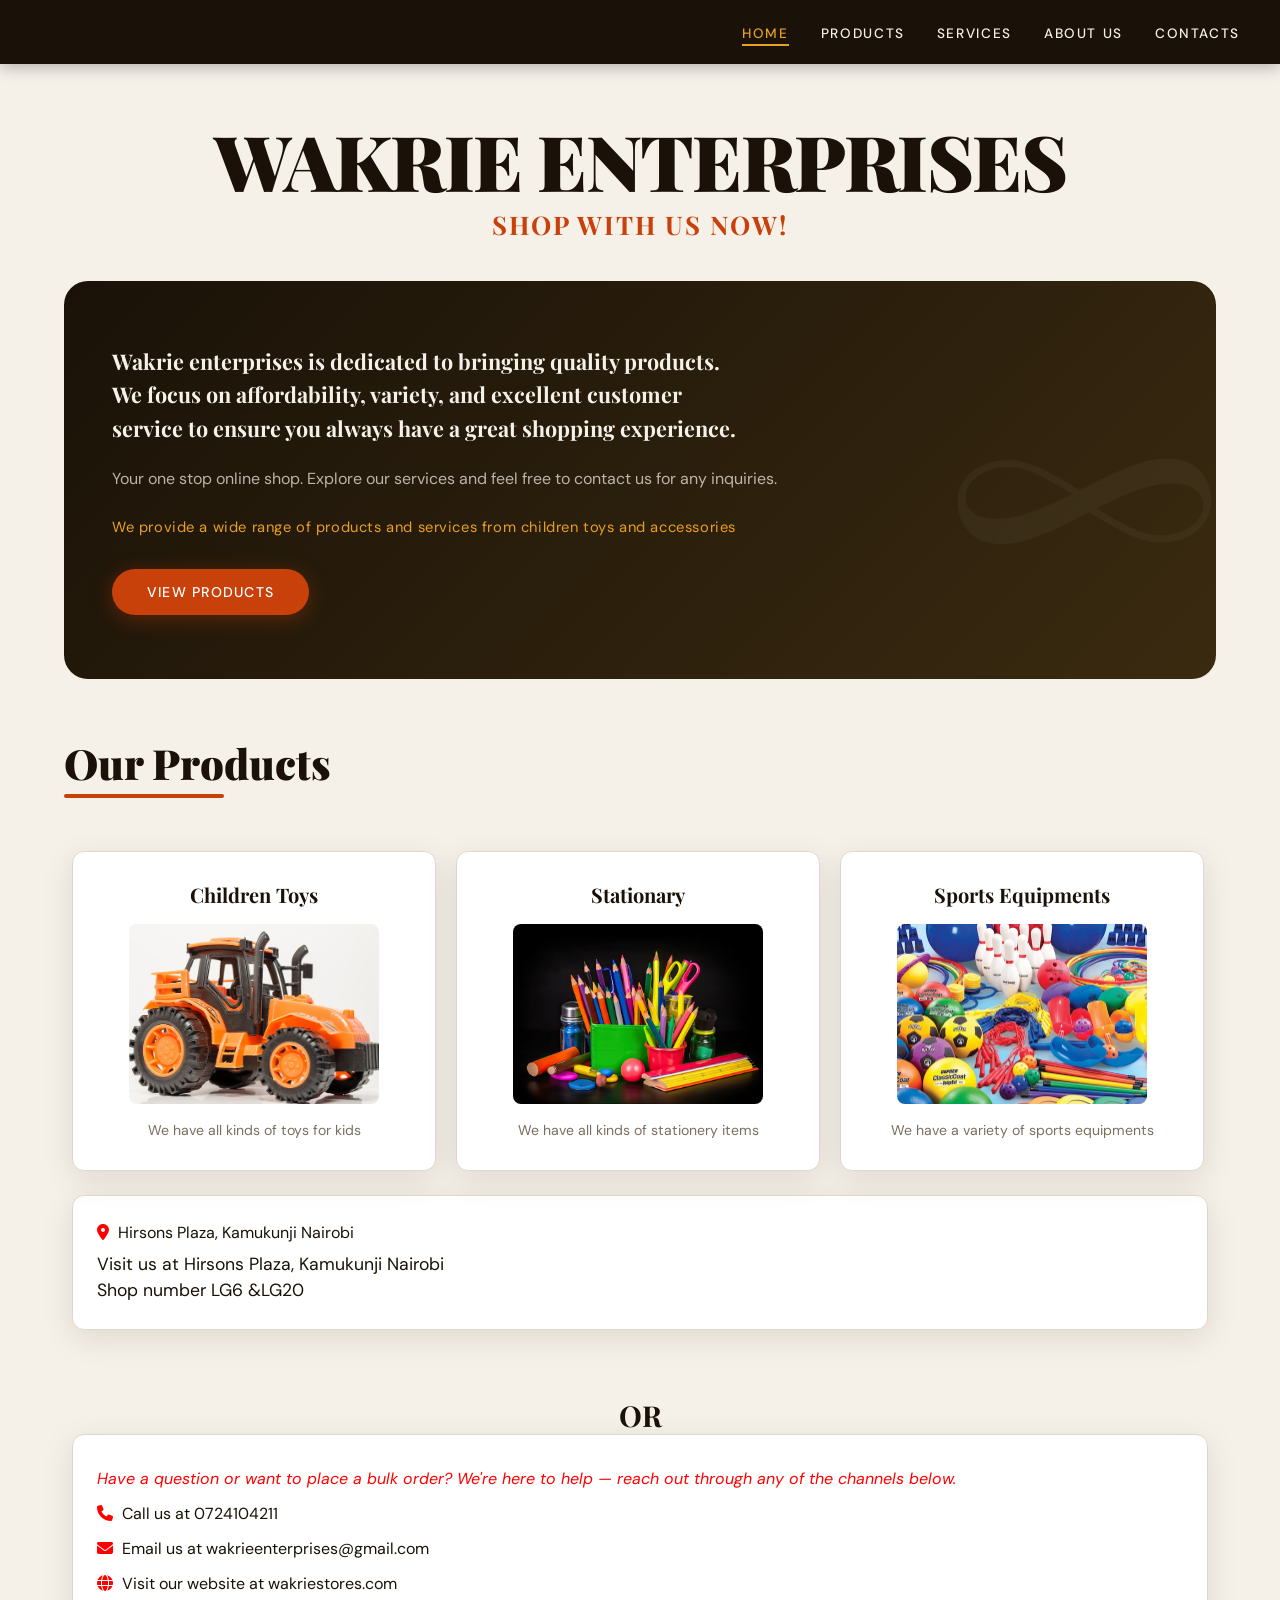
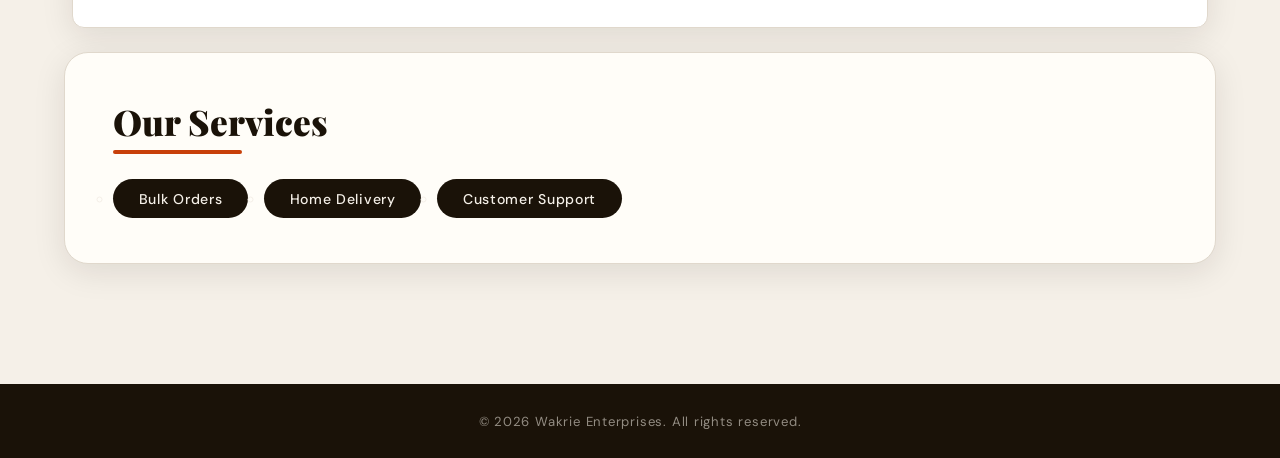
<file: index.html>
<!DOCTYPE html>
<html lang="en">

<head>
  <meta charset="UTF-8">
  <meta name="viewport" content="width=device-width, initial-scale=1.0">
  <title>Wakrie Stores – Home</title>
  <link rel="stylesheet" href="style (2).css">
  <link rel="stylesheet" href="https://cdnjs.cloudflare.com/ajax/libs/font-awesome/6.5.0/css/all.min.css">
</head>

<body>

  <div class="navbar">
    <div class="menu-toggle" onclick="toggleMenu()">☰</div>
    <ul class="navlist" id="navlist">
      <li><a href="index.html">HOME</a></li>
      <li><a href="products.html">PRODUCTS</a></li>
      <li><a href="services.html">SERVICES</a></li>
      <li><a href="about.html">ABOUT US</a></li>
      <li><a href="contact.html">CONTACTS</a></li>
    </ul>
  </div>

  <div class="body">

    <section>
      <h1>WAKRIE ENTERPRISES</h1>
    </section>

    <header>
      <h1>SHOP WITH US NOW!</h1>
    </header>

    <section class="hero">
      <div class="content">
        <h2>Wakrie enterprises is dedicated to bringing quality products.<br>
          We focus on affordability, variety, and excellent customer<br>service to ensure you always have a great shopping experience.</h2>
        <p>Your one stop online shop. Explore our services and feel free to contact us for any inquiries.</p>
        <h3>We provide a wide range of products and services from children toys and accessories</h3>
        <a href="products.html" class="btn">View Products</a>
      </div>
    </section>

    <div class="products" id="products">
      <h2>Our Products</h2>
      <br><br>

      <div class="product-item">
        <h3>Children Toys</h3>
        <img src="toy.jpg" alt="TOYS" class="product-img">
        <h4>We have all kinds of toys for kids</h4>
      </div>

      <div class="product-item">
        <h3>Stationary</h3>
        <img src="stationary.jpg" alt="STATIONARY" class="product-img">
        <h4>We have all kinds of stationery items</h4>
      </div>

      <div class="product-item">
        <h3>Sports Equipments</h3>
        <img src="sports.jpeg" alt="SPORTS EQUIPMENTS" class="product-img">
        <h4>We have a variety of sports equipments</h4>
      </div>

      <div>
        <section class="zero">
          <i class="fa-solid fa-location-dot"></i> Hirsons Plaza, Kamukunji Nairobi
          <div class="location">Visit us at Hirsons Plaza, Kamukunji Nairobi<br>Shop number LG6 &LG20</div>
          
        </section>

        <br><br>
        <h5>OR</h5>

        <div class="contact">
          <i>Have a question or want to place a bulk order? We're here to help — reach out through any of the channels below.</i> <br>
          <i class="fa-solid fa-phone"></i> Call us at 0724104211<br>
          <i class="fa-solid fa-envelope"></i> Email us at wakrieenterprises@gmail.com<br>
          <i class="fa-solid fa-globe"></i> Visit our website at wakriestores.com
        </div>

        <div class="services">
          <h2>Our Services</h2>
          <ul>
            <li>Bulk Orders</li>
            <li>Home Delivery</li>
            <li>Customer Support</li>
          </ul>
        </div>
      </div>
    </div>

  </div>

  <div class="copyright">
    <p>&copy; 2026 Wakrie Enterprises. All rights reserved.</p>
  </div>

  <script src="navbar.js"></script>
</body>
</html>
</file>
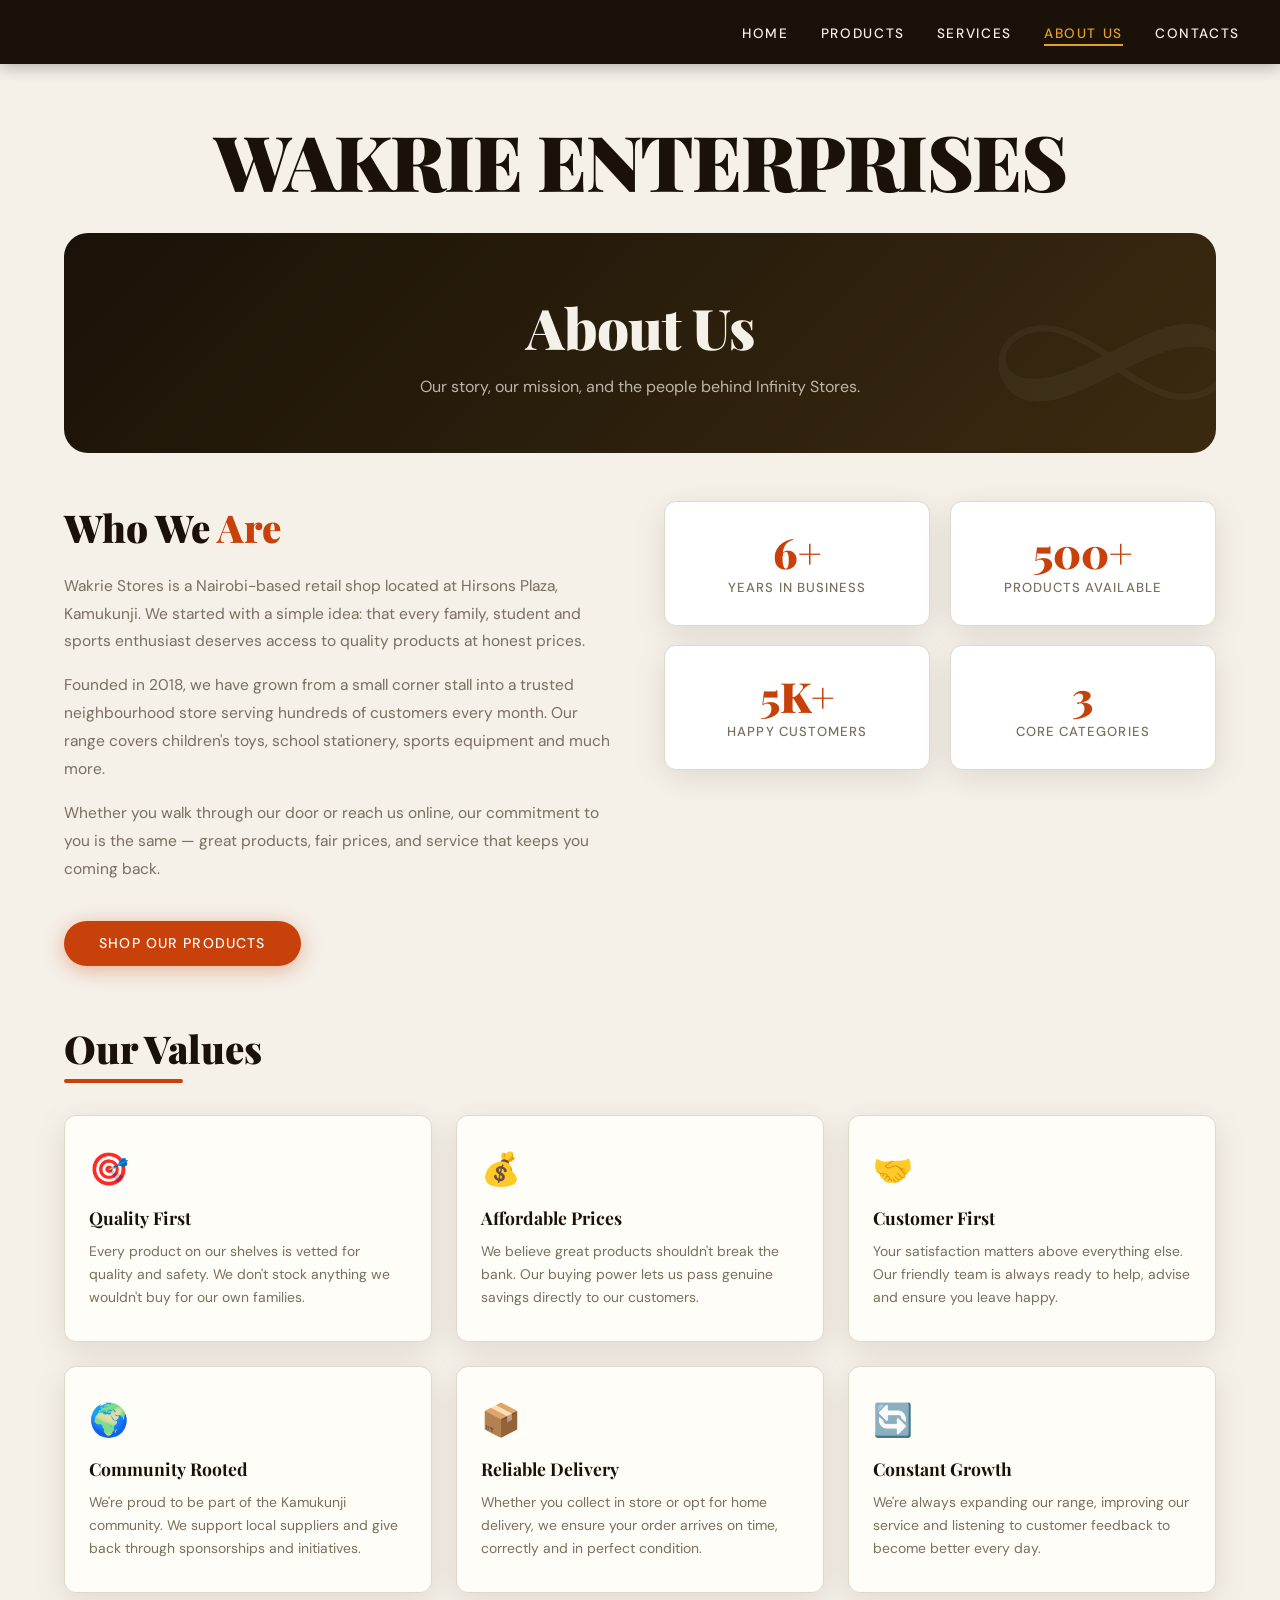
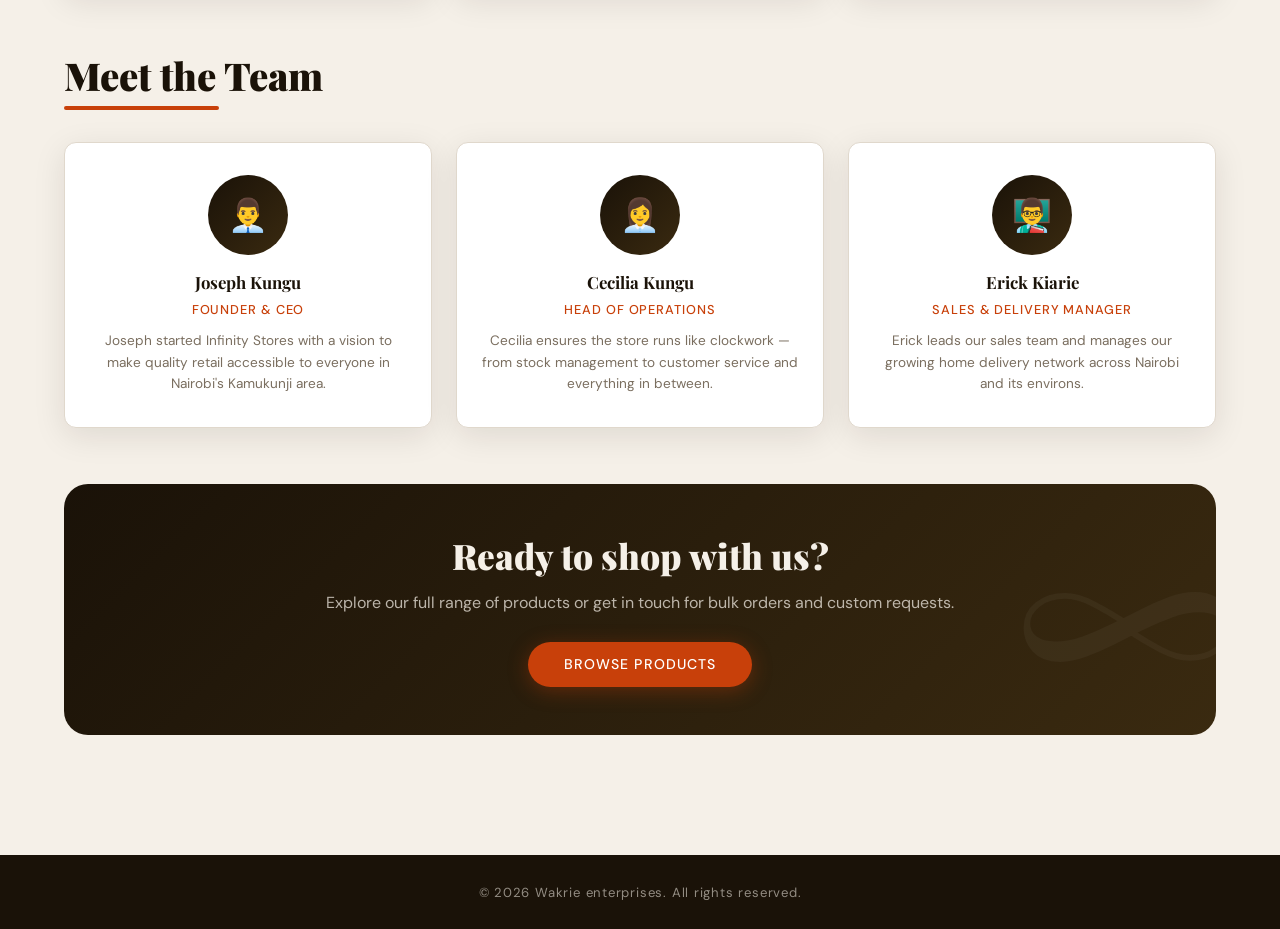
<file: about.html>
<!DOCTYPE html>
<html lang="en">

<head>
  <meta charset="UTF-8">
  <meta name="viewport" content="width=device-width, initial-scale=1.0">
  <title>About Us –Wakrie stores</title>
  <link rel="stylesheet" href="style (2).css">
  <link rel="stylesheet" href="https://cdnjs.cloudflare.com/ajax/libs/font-awesome/6.5.0/css/all.min.css">
</head>

<body>

  <div class="navbar">
    <div class="menu-toggle" onclick="toggleMenu()">☰</div>
    <ul class="navlist" id="navlist">
      <li><a href="index.html">HOME</a></li>
      <li><a href="products.html">PRODUCTS</a></li>
      <li><a href="services.html">SERVICES</a></li>
      <li><a href="about.html">ABOUT US</a></li>
      <li><a href="contact.html">CONTACTS</a></li>
    </ul>
  </div>

  <div class="body">

    <section>
      <h1>WAKRIE ENTERPRISES</h1>
    </section>

    <div class="page-banner">
      <h1>About Us</h1>
      <p>Our story, our mission, and the people behind Infinity Stores.</p>
    </div>

    <!-- Story + Stats -->
    <div class="about-grid">
      <div class="about-text">
        <h2>Who We <span>Are</span></h2>
        <p>Wakrie Stores is a Nairobi-based retail shop located at Hirsons Plaza, Kamukunji. We started with a simple idea: that every family, student and sports enthusiast deserves access to quality products at honest prices.</p>
        <p>Founded in 2018, we have grown from a small corner stall into a trusted neighbourhood store serving hundreds of customers every month. Our range covers children's toys, school stationery, sports equipment and much more.</p>
        <p>Whether you walk through our door or reach us online, our commitment to you is the same — great products, fair prices, and service that keeps you coming back.</p>
        <br>
        <a href="products.html" class="btn">Shop Our Products</a>
      </div>

      <div class="about-stats">
        <div class="stat-card">
          <div class="stat-number">6+</div>
          <div class="stat-label">Years in Business</div>
        </div>
        <div class="stat-card">
          <div class="stat-number">500+</div>
          <div class="stat-label">Products Available</div>
        </div>
        <div class="stat-card">
          <div class="stat-number">5K+</div>
          <div class="stat-label">Happy Customers</div>
        </div>
        <div class="stat-card">
          <div class="stat-number">3</div>
          <div class="stat-label">Core Categories</div>
        </div>
      </div>
    </div>

    <!-- Our Values -->
    <div class="values-section">
      <h2>Our Values</h2>
      <div class="values-grid">
        <div class="value-card">
          <div class="value-icon">🎯</div>
          <h3>Quality First</h3>
          <p>Every product on our shelves is vetted for quality and safety. We don't stock anything we wouldn't buy for our own families.</p>
        </div>
        <div class="value-card">
          <div class="value-icon">💰</div>
          <h3>Affordable Prices</h3>
          <p>We believe great products shouldn't break the bank. Our buying power lets us pass genuine savings directly to our customers.</p>
        </div>
        <div class="value-card">
          <div class="value-icon">🤝</div>
          <h3>Customer First</h3>
          <p>Your satisfaction matters above everything else. Our friendly team is always ready to help, advise and ensure you leave happy.</p>
        </div>
        <div class="value-card">
          <div class="value-icon">🌍</div>
          <h3>Community Rooted</h3>
          <p>We're proud to be part of the Kamukunji community. We support local suppliers and give back through sponsorships and initiatives.</p>
        </div>
        <div class="value-card">
          <div class="value-icon">📦</div>
          <h3>Reliable Delivery</h3>
          <p>Whether you collect in store or opt for home delivery, we ensure your order arrives on time, correctly and in perfect condition.</p>
        </div>
        <div class="value-card">
          <div class="value-icon">🔄</div>
          <h3>Constant Growth</h3>
          <p>We're always expanding our range, improving our service and listening to customer feedback to become better every day.</p>
        </div>
      </div>
    </div>

    <!-- Team -->
    <div class="team-section">
      <h2>Meet the Team</h2>
      <div class="team-grid">
        <div class="team-card">
          <div class="team-avatar">👨‍💼</div>
          <h3>Joseph Kungu</h3>
          <span>Founder & CEO</span>
          <p> Joseph started Infinity Stores with a vision to make quality retail accessible to everyone in Nairobi's Kamukunji area.</p>
        </div>
        <div class="team-card">
          <div class="team-avatar">👩‍💼</div>
          <h3>Cecilia Kungu</h3>
          <span>Head of Operations</span>
          <p>Cecilia ensures the store runs like clockwork — from stock management to customer service and everything in between.</p>
        </div>
        <div class="team-card">
          <div class="team-avatar">👨‍🏫</div>
          <h3>Erick Kiarie</h3>
          <span>Sales & Delivery Manager</span>
          <p>Erick leads our sales team and manages our growing home delivery network across Nairobi and its environs.</p>
        </div>
      </div>
    </div>

    <!-- CTA -->
    <div class="cta-banner">
      <h2>Ready to shop with us?</h2>
      <p>Explore our full range of products or get in touch for bulk orders and custom requests.</p>
      <a href="products.html" class="btn">Browse Products</a>
    </div>

  </div><!-- /body -->

  <div class="copyright">
    <p>&copy; 2026 Wakrie enterprises. All rights reserved.</p>
  </div>

  <script src="navbar.js"></script>
</body>
</html>
</file>
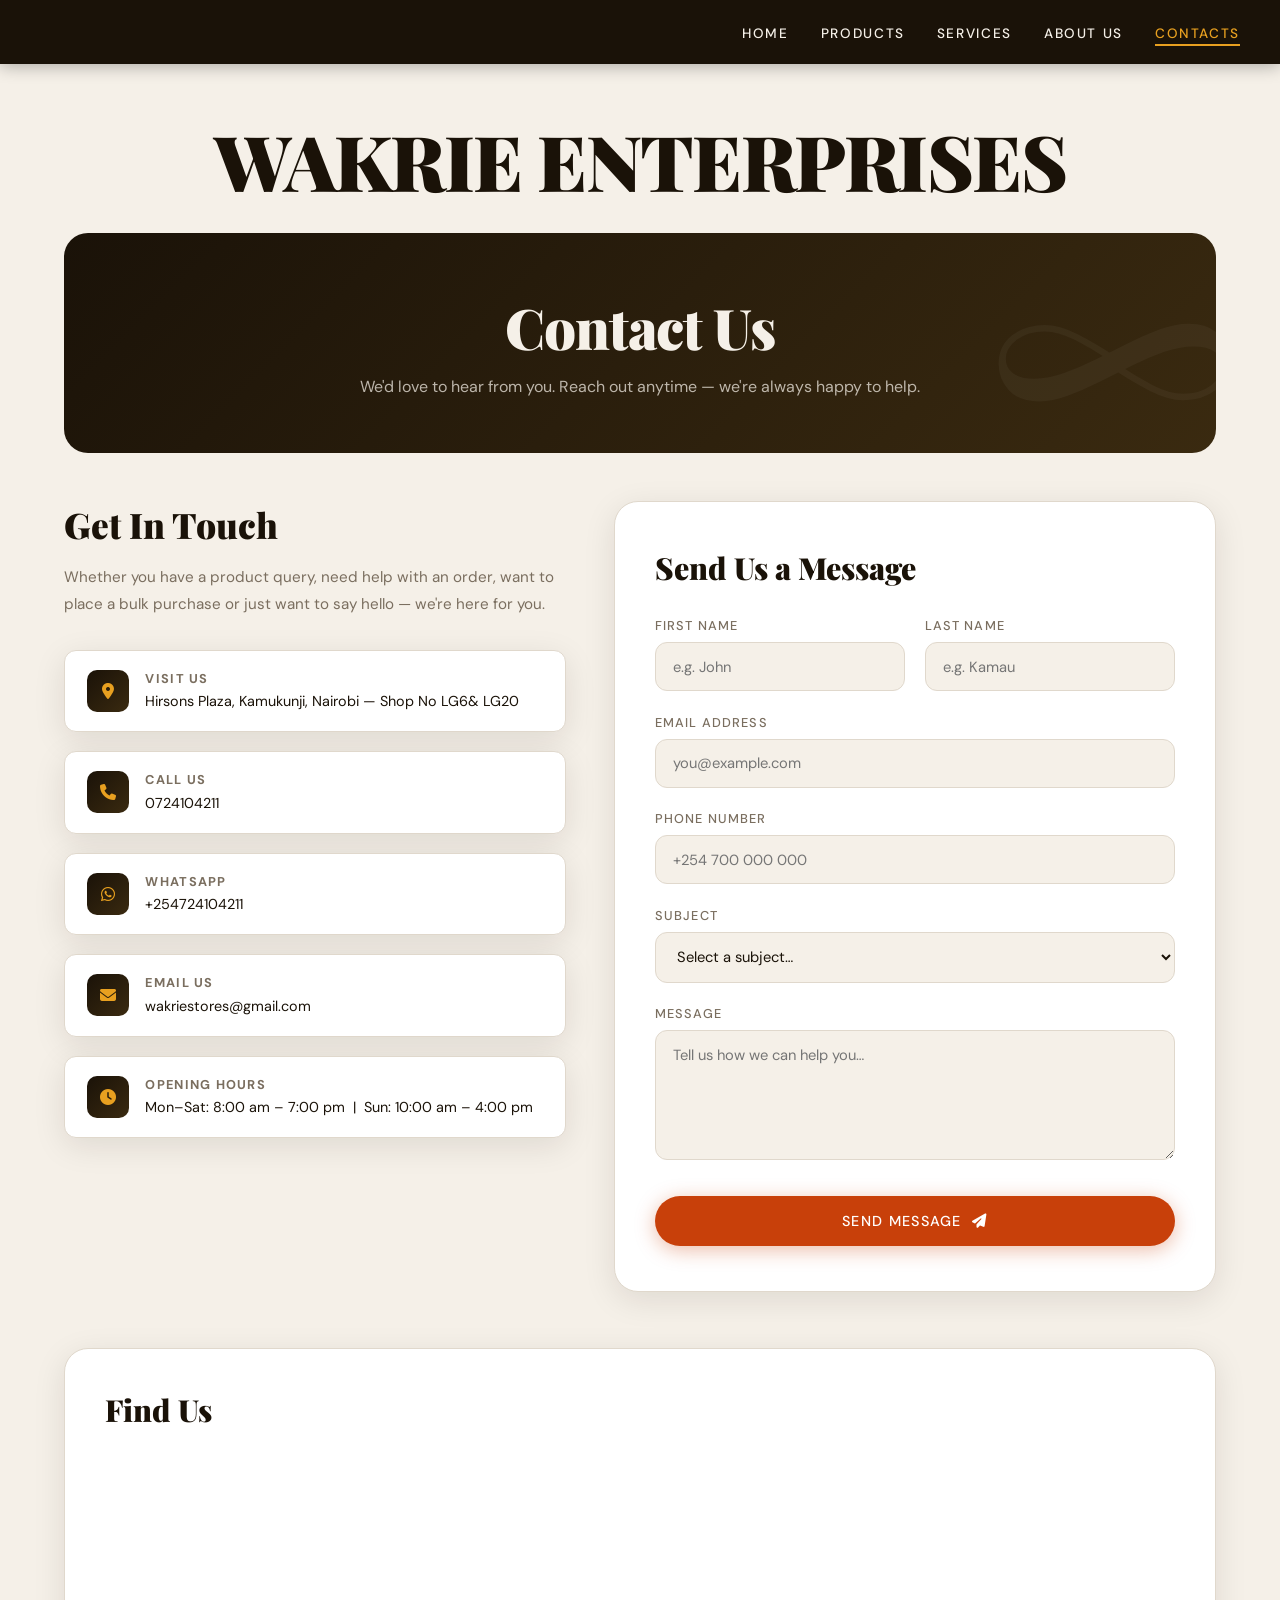
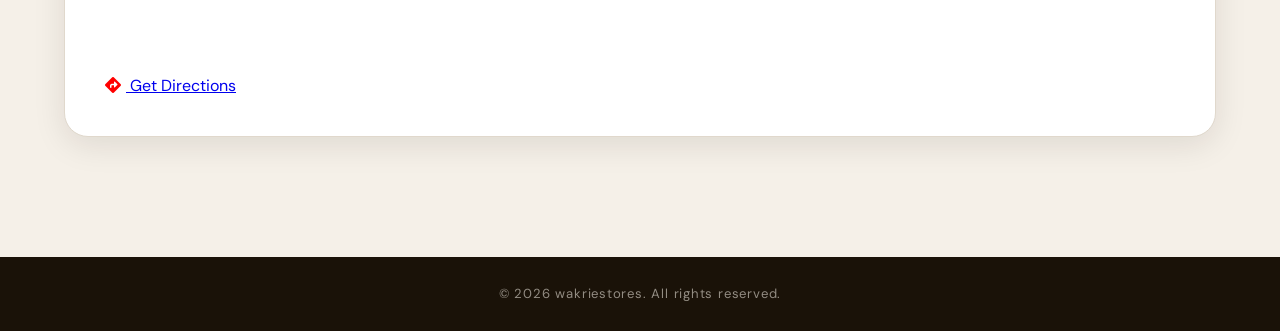
<file: contact.html>
<!DOCTYPE html>
<html lang="en">

<head>
  <meta charset="UTF-8">
  <meta name="viewport" content="width=device-width, initial-scale=1.0">
  <title>Contact –Wakrie Stores</title>
  <link rel="stylesheet" href="style (2).css">
  <link rel="stylesheet" href="https://cdnjs.cloudflare.com/ajax/libs/font-awesome/6.5.0/css/all.min.css">
</head>

<body>

  <div class="navbar">
    <div class="menu-toggle" onclick="toggleMenu()">☰</div>
    <ul class="navlist" id="navlist">
      <li><a href="index.html">HOME</a></li>
      <li><a href="products.html">PRODUCTS</a></li>
      <li><a href="services.html">SERVICES</a></li>
      <li><a href="about.html">ABOUT US</a></li>
      <li><a href="contact.html">CONTACTS</a></li>
    </ul>
  </div>

  <div class="body">

    <section>
      <h1>WAKRIE ENTERPRISES</h1>
    </section>

    <div class="page-banner">
      <h1>Contact Us</h1>
      <p>We'd love to hear from you. Reach out anytime — we're always happy to help.</p>
    </div>

    <!-- Contact Layout -->
    <div class="contact-layout">

      <!-- Left: Info -->
      <div class="contact-info">
        <h2>Get In Touch</h2>
        <p>Whether you have a product query, need help with an order, want to place a bulk purchase or just want to say hello — we're here for you.</p>

        <div class="contact-detail-list">

          <div class="contact-detail-item">
            <div class="contact-detail-icon">
              <i class="fa-solid fa-location-dot"></i>
            </div>
            <div class="contact-detail-text">
              <strong>Visit Us</strong>
              <span>Hirsons Plaza, Kamukunji, Nairobi — Shop No LG6& LG20</span>
            </div>
          </div>

          <div class="contact-detail-item">
            <div class="contact-detail-icon">
              <i class="fa-solid fa-phone"></i>
            </div>
            <div class="contact-detail-text">
              <strong>Call Us</strong>
              <span>0724104211</span>
            </div>
          </div>

          <div class="contact-detail-item">
            <div class="contact-detail-icon">
              <i class="fa-brands fa-whatsapp"></i>
            </div>
            <div class="contact-detail-text">
              <strong>WhatsApp</strong>
              <span>+254724104211</span>
            </div>
          </div>

          <div class="contact-detail-item">
            <div class="contact-detail-icon">
              <i class="fa-solid fa-envelope"></i>
            </div>
            <div class="contact-detail-text">
              <strong>Email Us</strong>
              <span>wakriestores@gmail.com</span>
            </div>
          </div>

          <div class="contact-detail-item">
            <div class="contact-detail-icon">
              <i class="fa-solid fa-clock"></i>
            </div>
            <div class="contact-detail-text">
              <strong>Opening Hours</strong>
              <span>Mon–Sat: 8:00 am – 7:00 pm &nbsp;|&nbsp; Sun: 10:00 am – 4:00 pm</span>
            </div>
          </div>

        </div>
      </div>

      <!-- Right: Form -->
      <div class="contact-form-card">
        <h2>Send Us a Message</h2>

        <div class="form-row">
          <div class="form-group">
            <label for="fname">First Name</label>
            <input type="text" id="fname" placeholder="e.g. John">
          </div>
          <div class="form-group">
            <label for="lname">Last Name</label>
            <input type="text" id="lname" placeholder="e.g. Kamau">
          </div>
        </div>

        <div class="form-group">
          <label for="email">Email Address</label>
          <input type="email" id="email" placeholder="you@example.com">
        </div>

        <div class="form-group">
          <label for="phone">Phone Number</label>
          <input type="tel" id="phone" placeholder="+254 700 000 000">
        </div>

        <div class="form-group">
          <label for="subject">Subject</label>
          <select id="subject">
            <option value="">Select a subject…</option>
            <option>General Enquiry</option>
            <option>Product Query</option>
            <option>Bulk Order Request</option>
            <option>Delivery / Order Status</option>
            <option>Returns & Exchanges</option>
            <option>Other</option>
          </select>
        </div>

        <div class="form-group">
          <label for="message">Message</label>
          <textarea id="message" placeholder="Tell us how we can help you…"></textarea>
        </div>

        <button class="form-submit" onclick="submitForm()">Send Message &nbsp;<i class="fa-solid fa-paper-plane" style="color:#fff;margin:0;"></i></button>

        <p id="form-success" style="display:none;margin-top:1rem;color:#28a050;font-size:.9rem;text-align:center;font-weight:500;">
          ✅ Message sent! We'll get back to you within 2 hours.
        </p>
      </div>

    </div>

    <!-- Map -->
    <div class="map-section">
      <h2>Find Us</h2>
      <!-- Embedded Google Map -->
              <div class="map-embed">
                <iframe
                  src="https://www.google.com/maps/embed?pb=!1m18!1m12!1m3!1d3988.817!2d36.8378!3d-1.2864!2m3!1f0!2f0!3f0!3m2!1i1024!2i768!4f13.1!3m3!1m2!1s0x182f10d4b0a5e0ab%3A0x8f0c1ef0e6e8f6b0!2sHirsons%20Plaza%2C%20Kamukunji!5e0!3m2!1sen!2ske!4v1700000000000"
                  width="100%" height="200" style="border:0; border-radius:8px; margin-top:1rem;" allowfullscreen="" loading="lazy"
                  referrerpolicy="no-referrer-when-downgrade">
                </iframe>
                <a class="directions-btn" href="https://maps.google.com/?q=Hirsons+Plaza+Kamukunji+Nairobi" target="_blank">
                  <i class="fa-solid fa-diamond-turn-right"></i> Get Directions
                </a>
              </div>
    </div>

  </div><!-- /body -->

  <div class="copyright">
    <p>&copy; 2026 wakriestores. All rights reserved.</p>
  </div>

  <script src="navbar.js"></script>
  <script>
    function submitForm() {
      const fname = document.getElementById('fname').value.trim();
      const email = document.getElementById('email').value.trim();
      const message = document.getElementById('message').value.trim();

      if (!fname || !email || !message) {
        alert('Please fill in your name, email and message before sending.');
        return;
      }

      document.getElementById('form-success').style.display = 'block';
      // Clear form
      ['fname','lname','email','phone','message'].forEach(id => {
        document.getElementById(id).value = '';
      });
      document.getElementById('subject').selectedIndex = 0;
    }
  </script>
</body>
</html>
</file>
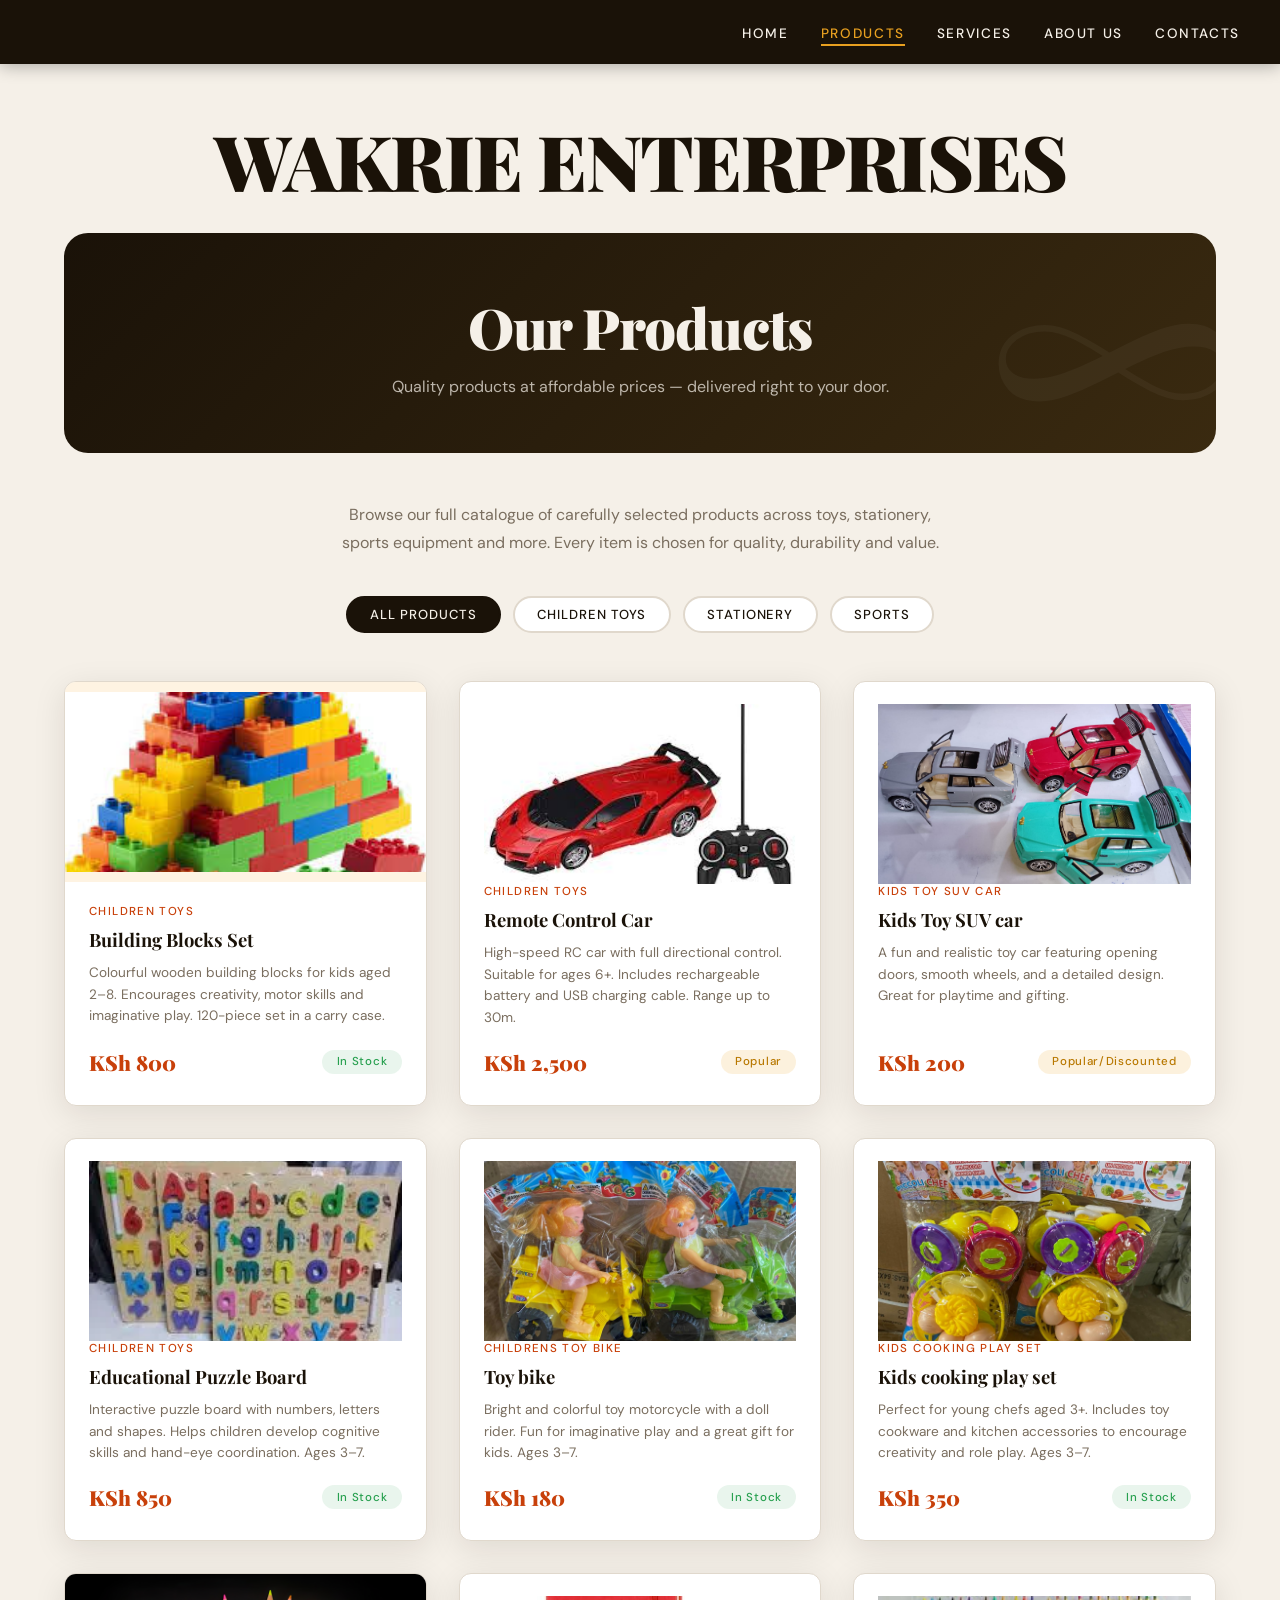
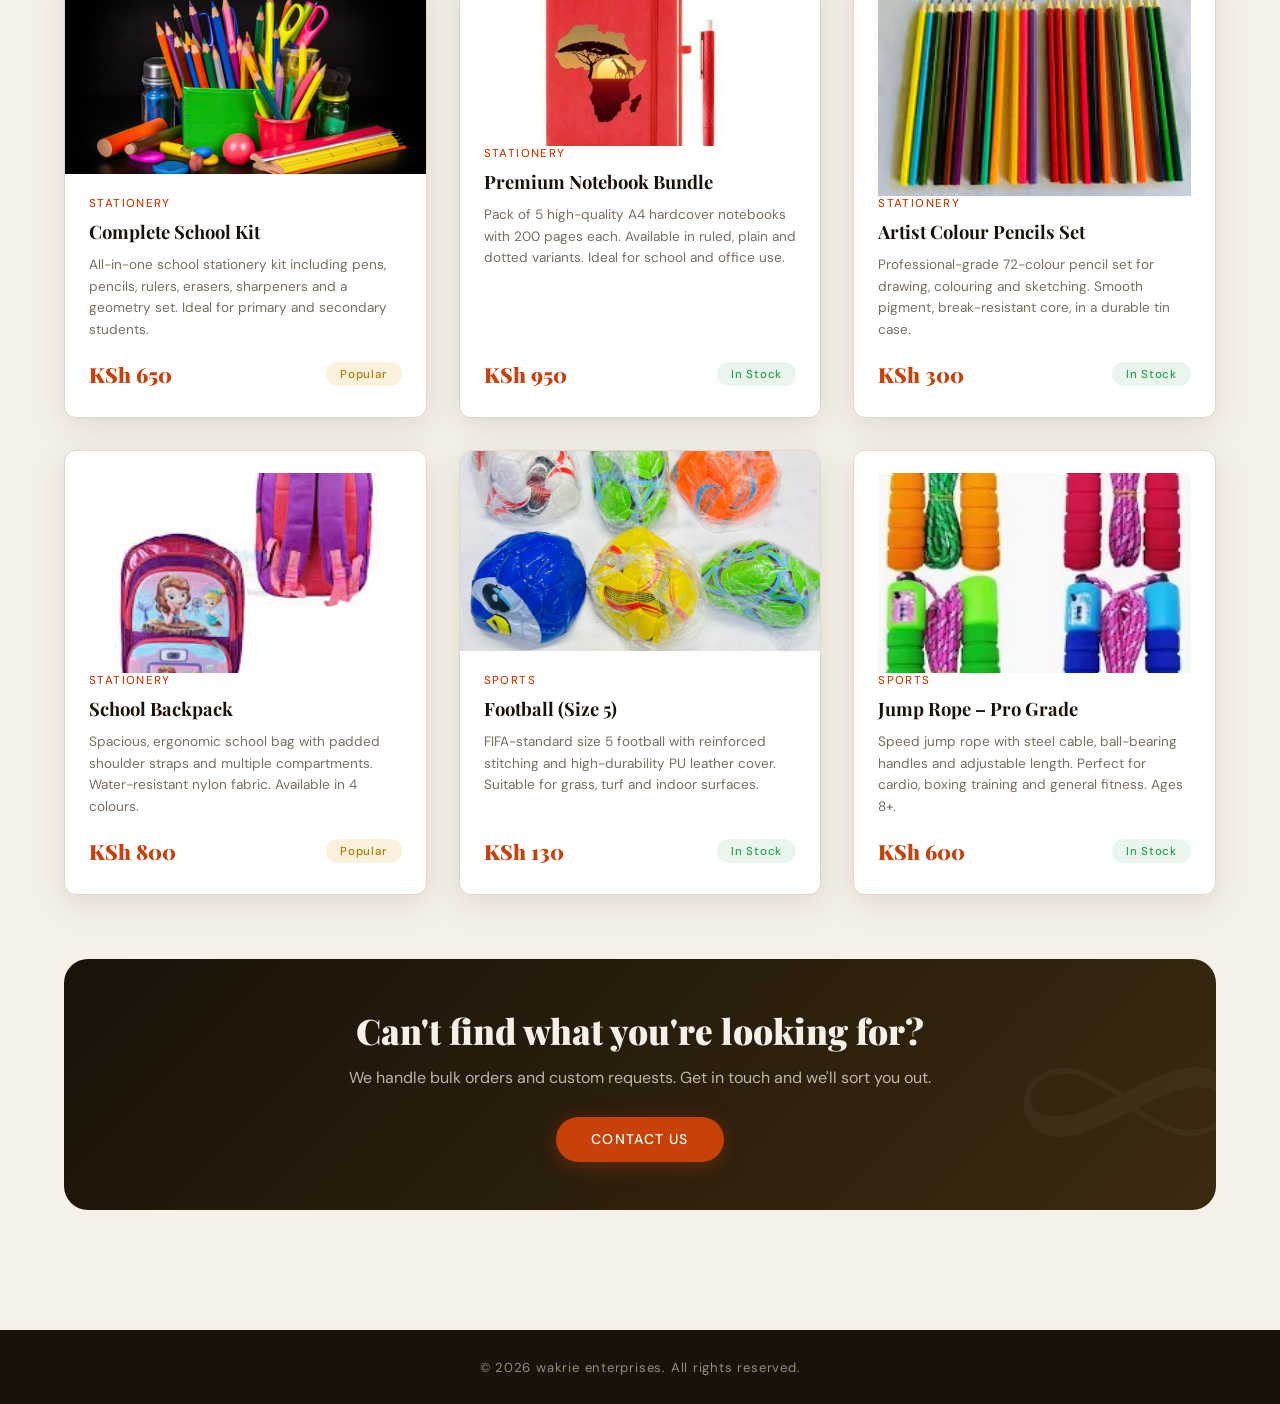
<file: products.html>
<!DOCTYPE html>
<html lang="en">

<head>
  <meta charset="UTF-8">
  <meta name="viewport" content="width=device-width, initial-scale=1.0">
  <title>Products –</title>
  <link rel="stylesheet" href="style (2).css">
  <link rel="stylesheet" href="https://cdnjs.cloudflare.com/ajax/libs/font-awesome/6.5.0/css/all.min.css">
</head>

<body>

  <div class="navbar">
    <div class="menu-toggle" onclick="toggleMenu()">☰</div>
    <ul class="navlist" id="navlist">
      <li><a href="index.html">HOME</a></li>
      <li><a href="products.html">PRODUCTS</a></li>
      <li><a href="services.html">SERVICES</a></li>
      <li><a href="about.html">ABOUT US</a></li>
      <li><a href="contact.html">CONTACTS</a></li>
    </ul>
  </div>

  <div class="body">

    <section>
      <h1> WAKRIE ENTERPRISES</h1>
    </section>

    <div class="page-banner">
      <h1>Our Products</h1>
      <p>Quality products at affordable prices — delivered right to your door.</p>
    </div>

    <div class="products-page-intro">
      <p>Browse our full catalogue of carefully selected products across toys, stationery, sports equipment and more. Every item is chosen for quality, durability and value.</p>
    </div>

    <!-- Filter bar -->
    <div class="filter-bar">
      <button class="filter-btn active" onclick="filterProducts('all', this)">All Products</button>
      <button class="filter-btn" onclick="filterProducts('toys', this)">Children Toys</button>
      <button class="filter-btn" onclick="filterProducts('stationery', this)">Stationery</button>
      <button class="filter-btn" onclick="filterProducts('sports', this)">Sports</button>
    </div>

    <!-- Products grid -->
    <div class="products-grid" id="productsGrid">

      <!-- TOYS -->
      <div class="prod-card" data-category="toys">
        <div class="prod-card-img" style="background:#fef3e2;">
          <img src="blocks.jpg" alt="Building Blocks Set" style="width:100%;height:180px;object-fit:cover;" onerror="this.style.display='none';this.parentElement.innerHTML='🧸';">
        </div>
        <div class="prod-card-body">
          <div class="prod-card-category">Children Toys</div>
          <div class="prod-card-name">Building Blocks Set</div>
          <div class="prod-card-desc">Colourful wooden building blocks for kids aged 2–8. Encourages creativity, motor skills and imaginative play. 120-piece set in a carry case.</div>
          <div class="prod-card-footer">
            <span class="prod-price">KSh 800</span>
            <span class="prod-badge instock">In Stock</span>
          </div>
        </div>
      </div>

      <div class="prod-card" data-category="toys">
        <div class="prod-card-body">
                    <img src="remote car.jpg" alt="Remote Control Car" style="width:100%;height:180px;object-fit:cover;"">

          <div class="prod-card-category">Children Toys</div>
          <div class="prod-card-name">Remote Control Car</div>
          <div class="prod-card-desc">High-speed RC car with full directional control. Suitable for ages 6+. Includes rechargeable battery and USB charging cable. Range up to 30m.</div>
          <div class="prod-card-footer">
            <span class="prod-price">KSh 2,500</span>
            <span class="prod-badge popular">Popular</span>
          </div>
        </div>
      </div>


      <div class="prod-card" data-category="toys">
        <div class="prod-card-body">
                    <img src="toycars.jpeg" alt="Kids Toy SUV car" style="width:100%;height:180px;object-fit:cover;"">

          <div class="prod-card-category">Kids Toy SUV car</div>
          <div class="prod-card-name">Kids Toy SUV car</div>
          <div class="prod-card-desc">A fun and realistic toy car featuring opening doors, smooth wheels, and a detailed design. Great for playtime and gifting.</div>
          <div class="prod-card-footer">
            <span class="prod-price">KSh 200</span>
            <span class="prod-badge popular">Popular/Discounted</span>
          </div>
        </div>
      </div>

      <div class="prod-card" data-category="toys">
        <div class="prod-card-body">
                    <img src="numbers table.webp" alt="Educational Puzzle Board" style="width:100%;height:180px;object-fit:cover;">

          <div class="prod-card-category">Children Toys</div>
          <div class="prod-card-name">Educational Puzzle Board</div>
          <div class="prod-card-desc">Interactive puzzle board with numbers, letters and shapes. Helps children develop cognitive skills and hand-eye coordination. Ages 3–7.</div>
          <div class="prod-card-footer">
            <span class="prod-price">KSh 850</span>
            <span class="prod-badge instock">In Stock</span>
          </div>
        </div>
      </div>

       <div class="prod-card" data-category="toys">
        <div class="prod-card-body">
                    <img src="toybike.jpeg" alt="Childrens toy bike" style="width:100%;height:180px;object-fit:cover;">

          <div class="prod-card-category">Childrens toy bike</div>
          <div class="prod-card-name">Toy bike</div>
          <div class="prod-card-desc">Bright and colorful toy motorcycle with a doll rider. Fun for imaginative play and a great gift for kids. Ages 3–7.</div>
          <div class="prod-card-footer">
            <span class="prod-price">KSh 180</span>
            <span class="prod-badge instock">In Stock</span>
          </div>
        </div>
      </div>


      
       <div class="prod-card" data-category="toys">
        <div class="prod-card-body">
                    <img src="chefset.jpeg" alt="Childrens chefset" style="width:100%;height:180px;object-fit:cover;">

          <div class="prod-card-category">Kids cooking play set</div>
          <div class="prod-card-name">Kids cooking play set</div>
          <div class="prod-card-desc">Perfect for young chefs aged 3+. Includes toy cookware and kitchen accessories to encourage creativity and role play. Ages 3–7.</div>
          <div class="prod-card-footer">
            <span class="prod-price">KSh 350</span>
            <span class="prod-badge instock">In Stock</span>
          </div>
        </div>
      </div>


      

      <!-- STATIONERY -->
      <div class="prod-card" data-category="stationery">
        <div class="prod-card-img" style="background:#f0f4fe;">
          <img src="stationary.jpg" alt="School Stationery Set" style="width:100%;height:200px;object-fit:cover;" onerror="this.style.display='none';this.parentElement.innerHTML='✏️';this.parentElement.style.fontSize='4rem';">
        </div>
        <div class="prod-card-body">
          <div class="prod-card-category">Stationery</div>
          <div class="prod-card-name">Complete School Kit</div>
          <div class="prod-card-desc">All-in-one school stationery kit including pens, pencils, rulers, erasers, sharpeners and a geometry set. Ideal for primary and secondary students.</div>
          <div class="prod-card-footer">
            <span class="prod-price">KSh 650</span>
            <span class="prod-badge popular">Popular</span>
          </div>
        </div>
      </div>

      <div class="prod-card" data-category="stationery">
        <div class="prod-card-body">
                    <img src="notebook.jpg" alt="Premium Notebook Bundle" style="width:100%;height:150px;object-fit:cover;">

          <div class="prod-card-category">Stationery</div>
          <div class="prod-card-name">Premium Notebook Bundle</div>
          <div class="prod-card-desc">Pack of 5 high-quality A4 hardcover notebooks with 200 pages each. Available in ruled, plain and dotted variants. Ideal for school and office use.</div>
          <div class="prod-card-footer">
            <span class="prod-price">KSh 950</span>
            <span class="prod-badge instock">In Stock</span>
          </div>
        </div>
      </div>

      <div class="prod-card" data-category="stationery">
        <div class="prod-card-body">
          <img src="pencils.jpg" alt="Pencils"style="width:100%;height:200px;object-fit:cover;">
          <div class="prod-card-category">Stationery</div>
          <div class="prod-card-name">Artist Colour Pencils Set</div>
          <div class="prod-card-desc">Professional-grade 72-colour pencil set for drawing, colouring and sketching. Smooth pigment, break-resistant core, in a durable tin case.</div>
          <div class="prod-card-footer">
            <span class="prod-price">KSh 300</span>
            <span class="prod-badge instock">In Stock</span>
          </div>
        </div>
      </div>

      <div class="prod-card" data-category="stationery">
        <div class="prod-card-body">
          <img src="backpack.jpg" alt="Backpack"style="width:100%;height:200px;object-fit:cover;">
          <div class="prod-card-category">Stationery</div>
          <div class="prod-card-name">School Backpack</div>
          <div class="prod-card-desc">Spacious, ergonomic school bag with padded shoulder straps and multiple compartments. Water-resistant nylon fabric. Available in 4 colours.</div>
          <div class="prod-card-footer">
            <span class="prod-price">KSh 800</span>
            <span class="prod-badge popular">Popular</span>
          </div>
        </div>
      </div>

      <!-- SPORTS -->
      <div class="prod-card" data-category="sports">
        <div class="prod-card-img" style="background:#f0fef4;">
          <img src="football1.jpeg" alt="Sports Equipment" style="width:100%;height:200px;object-fit:cover;" onerror="this.style.display='none';this.parentElement.innerHTML='⚽';this.parentElement.style.fontSize='4rem';">
        </div>
        <div class="prod-card-body">
          <div class="prod-card-category">Sports</div>
          <div class="prod-card-name">Football (Size 5)</div>
          <div class="prod-card-desc">FIFA-standard size 5 football with reinforced stitching and high-durability PU leather cover. Suitable for grass, turf and indoor surfaces.</div>
          <div class="prod-card-footer">
            <span class="prod-price">KSh 130</span>
            <span class="prod-badge instock">In Stock</span>
          </div>
        </div>
      </div>

    

      <div class="prod-card" data-category="sports">
        <div class="prod-card-body">
          <img src="rope.webp" alt="Jump rope"style= width:100%;height:200px;object-fit:cover;>
          <div class="prod-card-category">Sports</div>
          <div class="prod-card-name">Jump Rope – Pro Grade</div>
          <div class="prod-card-desc">Speed jump rope with steel cable, ball-bearing handles and adjustable length. Perfect for cardio, boxing training and general fitness. Ages 8+.</div>
          <div class="prod-card-footer">
            <span class="prod-price">KSh 600</span>
            <span class="prod-badge instock">In Stock</span>
          </div>
        </div>
      </div>

    </div><!-- /products-grid -->

    <!-- CTA -->
    <div class="cta-banner">
      <h2>Can't find what you're looking for?</h2>
      <p>We handle bulk orders and custom requests. Get in touch and we'll sort you out.</p>
      <a href="contact.html" class="btn">Contact Us</a>
    </div>

  </div><!-- /body -->

  <div class="copyright">
    <p>&copy; 2026 wakrie enterprises. All rights reserved.</p>
  </div>

  <script src="navbar.js"></script>
  <script>
    function filterProducts(category, btn) {
      // Update active button
      document.querySelectorAll('.filter-btn').forEach(b => b.classList.remove('active'));
      btn.classList.add('active');

      // Show/hide cards
      document.querySelectorAll('.prod-card').forEach(card => {
        if (category === 'all' || card.dataset.category === category) {
          card.style.display = 'flex';
        } else {
          card.style.display = 'none';
        }
      });
    }
  </script>
</body>
</html>
</file>
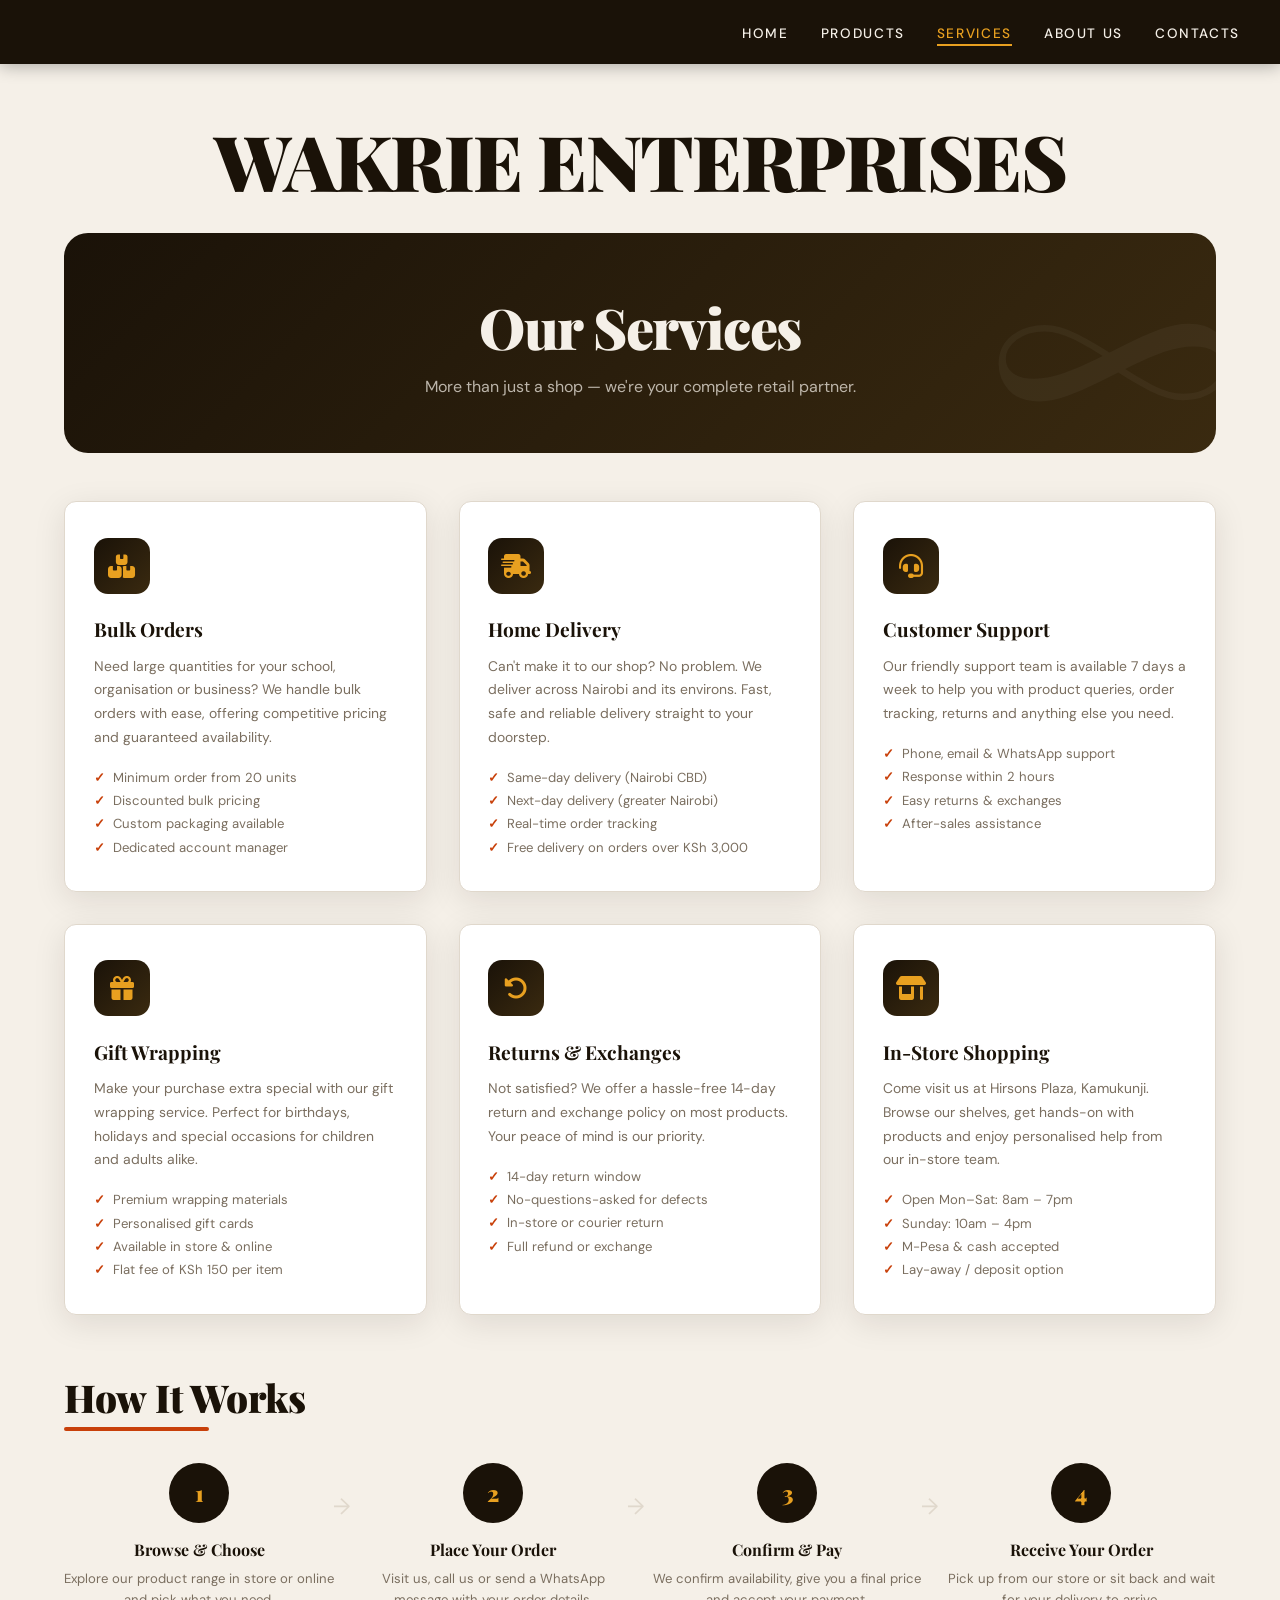
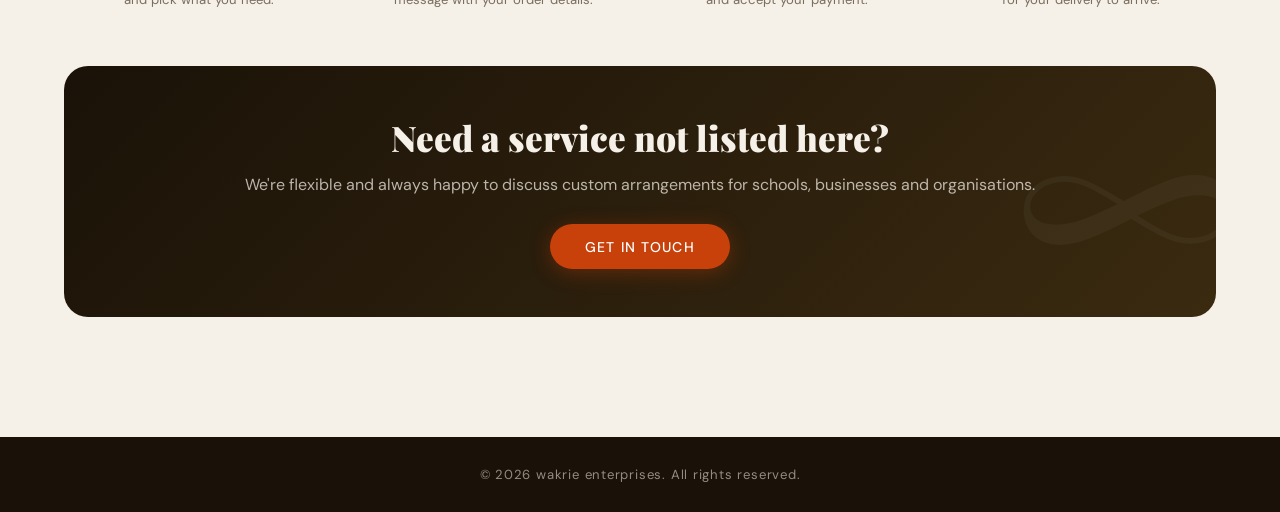
<file: services.html>
<!DOCTYPE html>
<html lang="en">

<head>
  <meta charset="UTF-8">
  <meta name="viewport" content="width=device-width, initial-scale=1.0">
  <title>Services – wakrie stores</title>
  <link rel="stylesheet" href="style (2).css">
  <link rel="stylesheet" href="https://cdnjs.cloudflare.com/ajax/libs/font-awesome/6.5.0/css/all.min.css">
</head>

<body>

  <div class="navbar">
    <div class="menu-toggle" onclick="toggleMenu()">☰</div>
    <ul class="navlist" id="navlist">
      <li><a href="index.html">HOME</a></li>
      <li><a href="products.html">PRODUCTS</a></li>
      <li><a href="services.html">SERVICES</a></li>
      <li><a href="about.html">ABOUT US</a></li>
      <li><a href="contact.html">CONTACTS</a></li>
    </ul>
  </div>

  <div class="body">

    <section>
      <h1>WAKRIE ENTERPRISES</h1>
    </section>

    <div class="page-banner">
      <h1>Our Services</h1>
      <p>More than just a shop — we're your complete retail partner.</p>
    </div>

    <!-- Services Grid -->
    <div class="services-grid">

      <div class="service-card">
        <div class="service-icon"><i class="fa-solid fa-boxes-stacked" style="color:var(--accent-2);margin:0;"></i></div>
        <h3>Bulk Orders</h3>
        <p>Need large quantities for your school, organisation or business? We handle bulk orders with ease, offering competitive pricing and guaranteed availability.</p>
        <ul class="service-features">
          <li>Minimum order from 20 units</li>
          <li>Discounted bulk pricing</li>
          <li>Custom packaging available</li>
          <li>Dedicated account manager</li>
        </ul>
      </div>

      <div class="service-card">
        <div class="service-icon"><i class="fa-solid fa-truck-fast" style="color:var(--accent-2);margin:0;"></i></div>
        <h3>Home Delivery</h3>
        <p>Can't make it to our shop? No problem. We deliver across Nairobi and its environs. Fast, safe and reliable delivery straight to your doorstep.</p>
        <ul class="service-features">
          <li>Same-day delivery (Nairobi CBD)</li>
          <li>Next-day delivery (greater Nairobi)</li>
          <li>Real-time order tracking</li>
          <li>Free delivery on orders over KSh 3,000</li>
        </ul>
      </div>

      <div class="service-card">
        <div class="service-icon"><i class="fa-solid fa-headset" style="color:var(--accent-2);margin:0;"></i></div>
        <h3>Customer Support</h3>
        <p>Our friendly support team is available 7 days a week to help you with product queries, order tracking, returns and anything else you need.</p>
        <ul class="service-features">
          <li>Phone, email & WhatsApp support</li>
          <li>Response within 2 hours</li>
          <li>Easy returns & exchanges</li>
          <li>After-sales assistance</li>
        </ul>
      </div>

      <div class="service-card">
        <div class="service-icon"><i class="fa-solid fa-gift" style="color:var(--accent-2);margin:0;"></i></div>
        <h3>Gift Wrapping</h3>
        <p>Make your purchase extra special with our gift wrapping service. Perfect for birthdays, holidays and special occasions for children and adults alike.</p>
        <ul class="service-features">
          <li>Premium wrapping materials</li>
          <li>Personalised gift cards</li>
          <li>Available in store & online</li>
          <li>Flat fee of KSh 150 per item</li>
        </ul>
      </div>

      <div class="service-card">
        <div class="service-icon"><i class="fa-solid fa-rotate-left" style="color:var(--accent-2);margin:0;"></i></div>
        <h3>Returns & Exchanges</h3>
        <p>Not satisfied? We offer a hassle-free 14-day return and exchange policy on most products. Your peace of mind is our priority.</p>
        <ul class="service-features">
          <li>14-day return window</li>
          <li>No-questions-asked for defects</li>
          <li>In-store or courier return</li>
          <li>Full refund or exchange</li>
        </ul>
      </div>

      <div class="service-card">
        <div class="service-icon"><i class="fa-solid fa-shop" style="color:var(--accent-2);margin:0;"></i></div>
        <h3>In-Store Shopping</h3>
        <p>Come visit us at Hirsons Plaza, Kamukunji. Browse our shelves, get hands-on with products and enjoy personalised help from our in-store team.</p>
        <ul class="service-features">
          <li>Open Mon–Sat: 8am – 7pm</li>
          <li>Sunday: 10am – 4pm</li>
          <li>M-Pesa & cash accepted</li>
          <li>Lay-away / deposit option</li>
        </ul>
      </div>

    </div>

    <!-- How it works -->
    <div class="process-section">
      <h2>How It Works</h2>
      <div class="process-steps">
        <div class="step">
          <div class="step-number">1</div>
          <h3>Browse & Choose</h3>
          <p>Explore our product range in store or online and pick what you need.</p>
        </div>
        <div class="step">
          <div class="step-number">2</div>
          <h3>Place Your Order</h3>
          <p>Visit us, call us or send a WhatsApp message with your order details.</p>
        </div>
        <div class="step">
          <div class="step-number">3</div>
          <h3>Confirm & Pay</h3>
          <p>We confirm availability, give you a final price and accept your payment.</p>
        </div>
        <div class="step">
          <div class="step-number">4</div>
          <h3>Receive Your Order</h3>
          <p>Pick up from our store or sit back and wait for your delivery to arrive.</p>
        </div>
      </div>
    </div>

    <!-- CTA -->
    <div class="cta-banner">
      <h2>Need a service not listed here?</h2>
      <p>We're flexible and always happy to discuss custom arrangements for schools, businesses and organisations.</p>
      <a href="contact.html" class="btn">Get in Touch</a>
    </div>

  </div><!-- /body -->

  <div class="copyright">
    <p>&copy; 2026 wakrie enterprises. All rights reserved.</p>
  </div>

  <script src="navbar.js"></script>
</body>
</html>
</file>
<file: style (2).css>
@import url('https://fonts.googleapis.com/css2?family=Playfair+Display:wght@700;900&family=DM+Sans:wght@300;400;500&display=swap');

:root {
  --bg:         #f5f0e8;
  --surface:    #fffdf8;
  --ink:        #1a1208;
  --muted:      #7a6e5f;
  --accent:     #c8400a;
  --accent-2:   #e8a020;
  --nav-bg:     #1a1208;
  --nav-text:   #f5f0e8;
  --card-bg:    #ffffff;
  --border:     #e0d8cc;
  --radius:     12px;
  --shadow:     0 8px 32px rgba(26,18,8,.10);
  --ff-display: 'Playfair Display', Georgia, serif;
  --ff-body:    'DM Sans', sans-serif;
  --transition: .35s cubic-bezier(.4,0,.2,1);
}

*, *::before, *::after { box-sizing: border-box; margin: 0; padding: 0; }
html { scroll-behavior: smooth; }

body {
  font-family: var(--ff-body);
  background: var(--bg);
  color: var(--ink);
  min-height: 100vh;
  overflow-x: hidden;
}

/* ── Navbar ── */
.navbar {
  position: sticky;
  top: 0;
  z-index: 100;
  background: var(--nav-bg);
  display: flex;
  align-items: center;
  justify-content: flex-end;
  padding: 0 2.5rem;
  height: 64px;
  box-shadow: 0 2px 16px rgba(0,0,0,.3);
}

.navlist {
  list-style: none;
  display: flex;
  gap: 2rem;
}

.navlist li a {
  color: var(--nav-text);
  text-decoration: none;
  font-family: var(--ff-body);
  font-size: .85rem;
  font-weight: 500;
  letter-spacing: .12em;
  position: relative;
  padding-bottom: 4px;
  transition: color var(--transition);
}

.navlist li a::after {
  content: '';
  position: absolute;
  bottom: 0; left: 0;
  width: 0; height: 2px;
  background: var(--accent-2);
  transition: width var(--transition);
}

.navlist li a:hover { color: var(--accent-2); }
.navlist li a:hover::after { width: 100%; }
.navlist li a.active { color: var(--accent-2); }
.navlist li a.active::after { width: 100%; }

.menu-toggle {
  display: none;
  color: var(--nav-text);
  font-size: 1.6rem;
  cursor: pointer;
  margin-left: auto;
  user-select: none;
  transition: color var(--transition);
}
.menu-toggle:hover { color: var(--accent-2); }

/* ── Body wrapper ── */
.body {
  max-width: 1200px;
  margin: 0 auto;
  padding: 0 1.5rem 4rem;
}

/* ── Brand title ── */
section h1 {
  font-family: var(--ff-display);
  font-size: clamp(2.8rem, 6vw, 5.5rem);
  font-weight: 900;
  text-align: center;
  color: var(--ink);
  padding: 3.5rem 1rem 0;
  letter-spacing: -.02em;
  line-height: 1.05;
}

/* ── Header ── */
header {
  text-align: center;
  padding: .4rem 1rem 1.5rem;
}

header h1 {
  font-family: var(--ff-display);
  font-size: clamp(1.1rem, 2.5vw, 1.6rem);
  font-weight: 700;
  color: var(--accent);
  letter-spacing: .08em;
  text-transform: uppercase;
}

/* ── Hero ── */
.hero {
  background: linear-gradient(135deg, var(--ink) 0%, #3a2a10 100%);
  border-radius: calc(var(--radius) * 2);
  padding: 4rem 3rem;
  margin: 1rem 0 3.5rem;
  position: relative;
  overflow: hidden;
}

.hero::before {
  content: '∞';
  position: absolute;
  right: -1rem;
  top: 50%;
  transform: translateY(-50%);
  font-size: 22rem;
  color: rgba(255,255,255,.04);
  font-family: var(--ff-display);
  pointer-events: none;
  line-height: 1;
}

.hero .content { position: relative; z-index: 1; max-width: 680px; }

.hero .content h2 {
  font-family: var(--ff-display);
  font-size: clamp(1.05rem, 2.2vw, 1.35rem);
  font-weight: 700;
  color: #f5f0e8;
  line-height: 1.55;
  margin-bottom: 1.2rem;
}

.hero .content p {
  font-size: 1rem;
  color: rgba(245,240,232,.72);
  margin-bottom: 1.6rem;
  line-height: 1.7;
}

.hero .content h3 {
  font-size: .92rem;
  font-weight: 400;
  color: var(--accent-2);
  margin-bottom: 2rem;
  letter-spacing: .04em;
}

/* ── CTA Button ── */
.btn {
  display: inline-block;
  background: var(--accent);
  color: #fff;
  padding: .85rem 2.2rem;
  border-radius: 50px;
  text-decoration: none;
  font-family: var(--ff-body);
  font-size: .88rem;
  font-weight: 500;
  letter-spacing: .08em;
  text-transform: uppercase;
  transition: background var(--transition), transform var(--transition), box-shadow var(--transition);
  box-shadow: 0 4px 20px rgba(200,64,10,.35);
}

.btn:hover {
  background: #a33006;
  transform: translateY(-2px);
  box-shadow: 0 8px 28px rgba(200,64,10,.45);
}

/* ── Products (home preview) ── */
.products {
  margin-bottom: 3.5rem;
}

.products h2 {
  font-family: var(--ff-display);
  font-size: clamp(1.8rem, 3.5vw, 2.6rem);
  font-weight: 900;
  margin-bottom: 2rem;
  display: inline-block;
}

.products h2::after {
  content: '';
  display: block;
  width: 60%;
  height: 4px;
  background: var(--accent);
  border-radius: 2px;
  margin-top: .3rem;
}

.products .product-item {
  display: inline-flex;
  flex-direction: column;
  align-items: center;
  background: var(--card-bg);
  border: 1px solid var(--border);
  border-radius: var(--radius);
  padding: 1.8rem 1.5rem;
  box-shadow: var(--shadow);
  transition: transform var(--transition), box-shadow var(--transition);
  vertical-align: top;
  width: calc(33% - 1rem);
  margin: 0 .5rem 1.5rem;
  text-align: center;
}

.products .product-item:hover {
  transform: translateY(-6px);
  box-shadow: 0 16px 48px rgba(26,18,8,.14);
}

.products .product-item h3 {
  font-family: var(--ff-display);
  font-size: 1.25rem;
  font-weight: 700;
  margin-bottom: 1rem;
  color: var(--ink);
}

.product-img {
  width: 100%;
  max-width: 250px;
  height: 180px;
  object-fit: cover;
  border-radius: calc(var(--radius) - 4px);
  margin-bottom: 1rem;
  background: var(--bg);
}

.products .product-item h4 {
  font-size: .88rem;
  font-weight: 400;
  color: var(--muted);
  line-height: 1.5;
}

.location {
  font-size: 1.1rem;
  color: var(--ink);
  line-height: 1.5;
  margin-top: .5rem;
}

.zero {
  background: var(--card-bg);
  border: 1px solid var(--border);
  border-radius: var(--radius);
  padding: 1.6rem 1.5rem;
  box-shadow: var(--shadow);
  transition: transform var(--transition), box-shadow var(--transition);
  vertical-align: top;
  width: calc(100% - 1rem);
  margin: 0 .5rem 1.5rem;
  text-align: left;
}

i { color: red; margin-right: 5px; }

h5 {
  display: flex;
  justify-content: center;
  font-family: var(--ff-display);
  font-size: 1.8rem;
}

.contact {
  background: var(--card-bg);
  border: 1px solid var(--border);
  border-radius: var(--radius);
  padding: 1.6rem 1.5rem;
  box-shadow: var(--shadow);
  transition: transform var(--transition), box-shadow var(--transition);
  vertical-align: top;
  margin: 0 .5rem 1.5rem;
  text-align: left;
  line-height: 2.2;
}

/* ── Services (home section) ── */
.services {
  background: var(--surface);
  border: 1px solid var(--border);
  border-radius: calc(var(--radius) * 2);
  padding: 2.8rem 3rem;
  box-shadow: var(--shadow);
}

.services h2 {
  font-family: var(--ff-display);
  font-size: clamp(1.6rem, 3vw, 2.2rem);
  font-weight: 900;
  margin-bottom: 1.6rem;
}

.services ul {
  list-style: circle;
  display: flex;
  flex-wrap: wrap;
  gap: 1rem;
}

.services ul li {
  background: var(--ink);
  color: var(--nav-text);
  padding: .65rem 1.6rem;
  border-radius: 50px;
  font-size: .88rem;
  font-weight: 500;
  letter-spacing: .05em;
  transition: background var(--transition), transform var(--transition);
  cursor: default;
}

.services ul li:hover {
  background: var(--accent);
  transform: translateY(-2px);
}

/* ── Copyright ── */
.copyright {
  text-align: center;
  padding: 1.8rem 1rem;
  background: var(--nav-bg);
  color: rgba(245,240,232,.55);
  font-size: .82rem;
  letter-spacing: .06em;
}

/* ══════════════════════════════════════════
   PAGE HERO BANNER (used on inner pages)
══════════════════════════════════════════ */
.page-banner {
  background: linear-gradient(135deg, var(--ink) 0%, #3a2a10 100%);
  border-radius: calc(var(--radius) * 2);
  padding: 3.5rem 3rem;
  margin: 2rem 0 3rem;
  position: relative;
  overflow: hidden;
  text-align: center;
}

.page-banner::before {
  content: '∞';
  position: absolute;
  right: -2rem;
  top: 50%;
  transform: translateY(-50%);
  font-size: 20rem;
  color: rgba(255,255,255,.04);
  font-family: var(--ff-display);
  pointer-events: none;
  line-height: 1;
}

.page-banner h1 {
  font-family: var(--ff-display);
  font-size: clamp(2rem, 5vw, 3.5rem);
  font-weight: 900;
  color: #f5f0e8;
  letter-spacing: -.02em;
  position: relative;
  z-index: 1;
}

.page-banner p {
  font-size: 1rem;
  color: rgba(245,240,232,.72);
  margin-top: .8rem;
  position: relative;
  z-index: 1;
}

/* ══════════════════════════════════════════
   PRODUCTS PAGE
══════════════════════════════════════════ */
.products-page-intro {
  text-align: center;
  margin-bottom: 2.5rem;
}

.products-page-intro p {
  color: var(--muted);
  font-size: 1rem;
  max-width: 600px;
  margin: 0 auto;
  line-height: 1.7;
}

.filter-bar {
  display: flex;
  flex-wrap: wrap;
  gap: .75rem;
  justify-content: center;
  margin-bottom: 3rem;
}

.filter-btn {
  background: var(--card-bg);
  border: 2px solid var(--border);
  border-radius: 50px;
  padding: .5rem 1.4rem;
  font-family: var(--ff-body);
  font-size: .82rem;
  font-weight: 500;
  letter-spacing: .07em;
  text-transform: uppercase;
  color: var(--ink);
  cursor: pointer;
  transition: all var(--transition);
}

.filter-btn:hover,
.filter-btn.active {
  background: var(--ink);
  border-color: var(--ink);
  color: var(--nav-text);
}

.products-grid {
  display: grid;
  grid-template-columns: repeat(3, 1fr);
  gap: 2rem;
  margin-bottom: 4rem;
}

.prod-card {
  background: var(--card-bg);
  border: 1px solid var(--border);
  border-radius: var(--radius);
  overflow: hidden;
  box-shadow: var(--shadow);
  transition: transform var(--transition), box-shadow var(--transition);
  display: flex;
  flex-direction: column;
}

.prod-card:hover {
  transform: translateY(-8px);
  box-shadow: 0 20px 56px rgba(26,18,8,.16);
}

.prod-card-img {
  width: 100%;
  height: 200px;
  object-fit: cover;
  background: var(--bg);
  display: flex;
  align-items: center;
  justify-content: center;
  font-size: 4rem;
}

.prod-card-body {
  padding: 1.4rem 1.5rem 1.8rem;
  flex: 1;
  display: flex;
  flex-direction: column;
}

.prod-card-category {
  font-size: .72rem;
  font-weight: 500;
  letter-spacing: .12em;
  text-transform: uppercase;
  color: var(--accent);
  margin-bottom: .5rem;
}

.prod-card-name {
  font-family: var(--ff-display);
  font-size: 1.15rem;
  font-weight: 700;
  color: var(--ink);
  margin-bottom: .6rem;
}

.prod-card-desc {
  font-size: .85rem;
  color: var(--muted);
  line-height: 1.6;
  flex: 1;
  margin-bottom: 1.2rem;
}

.prod-card-footer {
  display: flex;
  align-items: center;
  justify-content: space-between;
  margin-top: auto;
}

.prod-price {
  font-family: var(--ff-display);
  font-size: 1.3rem;
  font-weight: 900;
  color: var(--accent);
}

.prod-badge {
  font-size: .72rem;
  font-weight: 500;
  letter-spacing: .06em;
  padding: .3rem .9rem;
  border-radius: 50px;
  background: rgba(200,64,10,.1);
  color: var(--accent);
}

.prod-badge.instock { background: rgba(40,160,80,.1); color: #28a050; }
.prod-badge.popular { background: rgba(232,160,32,.15); color: #b87800; }

/* ══════════════════════════════════════════
   ABOUT PAGE
══════════════════════════════════════════ */
.about-grid {
  display: grid;
  grid-template-columns: 1fr 1fr;
  gap: 3rem;
  margin-bottom: 3.5rem;
  align-items: start;
}

.about-text h2 {
  font-family: var(--ff-display);
  font-size: clamp(1.7rem, 3vw, 2.4rem);
  font-weight: 900;
  margin-bottom: 1.2rem;
  color: var(--ink);
}

.about-text h2 span { color: var(--accent); }

.about-text p {
  font-size: .97rem;
  color: var(--muted);
  line-height: 1.8;
  margin-bottom: 1rem;
}

.about-stats {
  display: grid;
  grid-template-columns: 1fr 1fr;
  gap: 1.2rem;
}

.stat-card {
  background: var(--card-bg);
  border: 1px solid var(--border);
  border-radius: var(--radius);
  padding: 1.8rem 1.5rem;
  text-align: center;
  box-shadow: var(--shadow);
  transition: transform var(--transition);
}

.stat-card:hover { transform: translateY(-4px); }

.stat-number {
  font-family: var(--ff-display);
  font-size: 2.6rem;
  font-weight: 900;
  color: var(--accent);
  line-height: 1;
  margin-bottom: .4rem;
}

.stat-label {
  font-size: .82rem;
  font-weight: 500;
  letter-spacing: .08em;
  text-transform: uppercase;
  color: var(--muted);
}

.values-section { margin-bottom: 3.5rem; }

.values-section h2 {
  font-family: var(--ff-display);
  font-size: clamp(1.7rem, 3vw, 2.4rem);
  font-weight: 900;
  margin-bottom: 2rem;
  display: inline-block;
}

.values-section h2::after {
  content: '';
  display: block;
  width: 60%;
  height: 4px;
  background: var(--accent);
  border-radius: 2px;
  margin-top: .3rem;
}

.values-grid {
  display: grid;
  grid-template-columns: repeat(3, 1fr);
  gap: 1.5rem;
}

.value-card {
  background: var(--surface);
  border: 1px solid var(--border);
  border-radius: var(--radius);
  padding: 2rem 1.5rem;
  box-shadow: var(--shadow);
  transition: transform var(--transition);
}

.value-card:hover { transform: translateY(-4px); }

.value-icon {
  font-size: 2rem;
  margin-bottom: 1rem;
}

.value-card h3 {
  font-family: var(--ff-display);
  font-size: 1.1rem;
  font-weight: 700;
  margin-bottom: .7rem;
  color: var(--ink);
}

.value-card p {
  font-size: .87rem;
  color: var(--muted);
  line-height: 1.65;
}

.team-section { margin-bottom: 3.5rem; }

.team-section h2 {
  font-family: var(--ff-display);
  font-size: clamp(1.7rem, 3vw, 2.4rem);
  font-weight: 900;
  margin-bottom: 2rem;
  display: inline-block;
}

.team-section h2::after {
  content: '';
  display: block;
  width: 60%;
  height: 4px;
  background: var(--accent);
  border-radius: 2px;
  margin-top: .3rem;
}

.team-grid {
  display: grid;
  grid-template-columns: repeat(3, 1fr);
  gap: 1.5rem;
}

.team-card {
  background: var(--card-bg);
  border: 1px solid var(--border);
  border-radius: var(--radius);
  padding: 2rem 1.5rem;
  text-align: center;
  box-shadow: var(--shadow);
  transition: transform var(--transition);
}

.team-card:hover { transform: translateY(-4px); }

.team-avatar {
  width: 80px; height: 80px;
  border-radius: 50%;
  background: linear-gradient(135deg, var(--ink), #3a2a10);
  display: flex;
  align-items: center;
  justify-content: center;
  font-size: 2rem;
  margin: 0 auto 1rem;
  color: var(--accent-2);
}

.team-card h3 {
  font-family: var(--ff-display);
  font-size: 1.05rem;
  font-weight: 700;
  margin-bottom: .3rem;
  color: var(--ink);
}

.team-card span {
  font-size: .8rem;
  color: var(--accent);
  letter-spacing: .07em;
  text-transform: uppercase;
  font-weight: 500;
}

.team-card p {
  font-size: .85rem;
  color: var(--muted);
  margin-top: .7rem;
  line-height: 1.6;
}

/* ══════════════════════════════════════════
   SERVICES PAGE
══════════════════════════════════════════ */
.services-grid {
  display: grid;
  grid-template-columns: repeat(3, 1fr);
  gap: 2rem;
  margin-bottom: 3.5rem;
}

.service-card {
  background: var(--card-bg);
  border: 1px solid var(--border);
  border-radius: var(--radius);
  padding: 2.2rem 1.8rem;
  box-shadow: var(--shadow);
  transition: transform var(--transition), box-shadow var(--transition);
}

.service-card:hover {
  transform: translateY(-6px);
  box-shadow: 0 16px 48px rgba(26,18,8,.14);
}

.service-icon {
  width: 56px; height: 56px;
  background: linear-gradient(135deg, var(--ink), #3a2a10);
  border-radius: 14px;
  display: flex;
  align-items: center;
  justify-content: center;
  font-size: 1.5rem;
  margin-bottom: 1.4rem;
  color: var(--accent-2);
}

.service-card h3 {
  font-family: var(--ff-display);
  font-size: 1.2rem;
  font-weight: 700;
  margin-bottom: .8rem;
  color: var(--ink);
}

.service-card p {
  font-size: .87rem;
  color: var(--muted);
  line-height: 1.7;
  margin-bottom: 1.2rem;
}

.service-features {
  list-style: none;
  display: flex;
  flex-direction: column;
  gap: .4rem;
}

.service-features li {
  font-size: .82rem;
  color: var(--muted);
  display: flex;
  align-items: center;
  gap: .5rem;
}

.service-features li::before {
  content: '✓';
  color: var(--accent);
  font-weight: 700;
}

.process-section { margin-bottom: 3.5rem; }

.process-section h2 {
  font-family: var(--ff-display);
  font-size: clamp(1.7rem, 3vw, 2.4rem);
  font-weight: 900;
  margin-bottom: 2rem;
  display: inline-block;
}

.process-section h2::after {
  content: '';
  display: block;
  width: 60%;
  height: 4px;
  background: var(--accent);
  border-radius: 2px;
  margin-top: .3rem;
}

.process-steps {
  display: grid;
  grid-template-columns: repeat(4, 1fr);
  gap: 1.5rem;
}

.step {
  text-align: center;
  position: relative;
}

.step:not(:last-child)::after {
  content: '→';
  position: absolute;
  right: -1rem;
  top: 1.8rem;
  font-size: 1.4rem;
  color: var(--border);
}

.step-number {
  width: 60px; height: 60px;
  border-radius: 50%;
  background: var(--ink);
  color: var(--accent-2);
  font-family: var(--ff-display);
  font-size: 1.4rem;
  font-weight: 900;
  display: flex;
  align-items: center;
  justify-content: center;
  margin: 0 auto 1rem;
}

.step h3 {
  font-family: var(--ff-display);
  font-size: 1rem;
  font-weight: 700;
  margin-bottom: .5rem;
  color: var(--ink);
}

.step p {
  font-size: .82rem;
  color: var(--muted);
  line-height: 1.6;
}

.cta-banner {
  background: linear-gradient(135deg, var(--ink) 0%, #3a2a10 100%);
  border-radius: calc(var(--radius) * 2);
  padding: 3rem 3rem;
  text-align: center;
  margin-bottom: 3.5rem;
  position: relative;
  overflow: hidden;
}

.cta-banner::before {
  content: '∞';
  position: absolute;
  right: -2rem;
  top: 50%;
  transform: translateY(-50%);
  font-size: 18rem;
  color: rgba(255,255,255,.04);
  font-family: var(--ff-display);
  pointer-events: none;
  line-height: 1;
}

.cta-banner h2 {
  font-family: var(--ff-display);
  font-size: clamp(1.5rem, 3vw, 2.2rem);
  font-weight: 900;
  color: #f5f0e8;
  margin-bottom: .8rem;
  position: relative;
  z-index: 1;
}

.cta-banner p {
  color: rgba(245,240,232,.72);
  margin-bottom: 1.8rem;
  position: relative;
  z-index: 1;
}

.cta-banner .btn { position: relative; z-index: 1; }

/* ══════════════════════════════════════════
   CONTACT PAGE
══════════════════════════════════════════ */
.contact-layout {
  display: grid;
  grid-template-columns: 1fr 1.2fr;
  gap: 3rem;
  margin-bottom: 3.5rem;
  align-items: start;
}

.contact-info h2 {
  font-family: var(--ff-display);
  font-size: clamp(1.6rem, 3vw, 2.2rem);
  font-weight: 900;
  margin-bottom: 1rem;
  color: var(--ink);
}

.contact-info p {
  font-size: .95rem;
  color: var(--muted);
  line-height: 1.75;
  margin-bottom: 2rem;
}

.contact-detail-list {
  display: flex;
  flex-direction: column;
  gap: 1.2rem;
  margin-bottom: 2rem;
}

.contact-detail-item {
  display: flex;
  align-items: flex-start;
  gap: 1rem;
  background: var(--card-bg);
  border: 1px solid var(--border);
  border-radius: var(--radius);
  padding: 1.2rem 1.4rem;
  box-shadow: var(--shadow);
  transition: transform var(--transition);
}

.contact-detail-item:hover { transform: translateX(4px); }

.contact-detail-icon {
  width: 42px; height: 42px;
  background: linear-gradient(135deg, var(--ink), #3a2a10);
  border-radius: 10px;
  display: flex;
  align-items: center;
  justify-content: center;
  flex-shrink: 0;
  color: var(--accent-2);
  font-size: 1rem;
}

.contact-detail-icon i { color: var(--accent-2); margin: 0; }

.contact-detail-text strong {
  display: block;
  font-size: .8rem;
  letter-spacing: .1em;
  text-transform: uppercase;
  color: var(--muted);
  margin-bottom: .2rem;
}

.contact-detail-text span {
  font-size: .9rem;
  color: var(--ink);
  font-weight: 400;
}

.contact-form-card {
  background: var(--card-bg);
  border: 1px solid var(--border);
  border-radius: calc(var(--radius) * 2);
  padding: 2.8rem 2.5rem;
  box-shadow: var(--shadow);
}

.contact-form-card h2 {
  font-family: var(--ff-display);
  font-size: clamp(1.4rem, 2.5vw, 1.9rem);
  font-weight: 900;
  margin-bottom: 1.8rem;
  color: var(--ink);
}

.form-group {
  margin-bottom: 1.4rem;
}

.form-group label {
  display: block;
  font-size: .8rem;
  font-weight: 500;
  letter-spacing: .09em;
  text-transform: uppercase;
  color: var(--muted);
  margin-bottom: .5rem;
}

.form-group input,
.form-group select,
.form-group textarea {
  width: 100%;
  background: var(--bg);
  border: 1.5px solid var(--border);
  border-radius: var(--radius);
  padding: .85rem 1.1rem;
  font-family: var(--ff-body);
  font-size: .92rem;
  color: var(--ink);
  transition: border-color var(--transition), box-shadow var(--transition);
  outline: none;
}

.form-group input:focus,
.form-group select:focus,
.form-group textarea:focus {
  border-color: var(--accent);
  box-shadow: 0 0 0 3px rgba(200,64,10,.1);
}

.form-group textarea { resize: vertical; min-height: 130px; }

.form-row {
  display: grid;
  grid-template-columns: 1fr 1fr;
  gap: 1.2rem;
}

.form-submit {
  width: 100%;
  background: var(--accent);
  color: #fff;
  border: none;
  border-radius: 50px;
  padding: 1rem 2rem;
  font-family: var(--ff-body);
  font-size: .9rem;
  font-weight: 500;
  letter-spacing: .09em;
  text-transform: uppercase;
  cursor: pointer;
  transition: background var(--transition), transform var(--transition), box-shadow var(--transition);
  box-shadow: 0 4px 20px rgba(200,64,10,.35);
  margin-top: .5rem;
}

.form-submit:hover {
  background: #a33006;
  transform: translateY(-2px);
  box-shadow: 0 8px 28px rgba(200,64,10,.45);
}

.map-section {
  background: var(--card-bg);
  border: 1px solid var(--border);
  border-radius: calc(var(--radius) * 2);
  padding: 2.5rem;
  box-shadow: var(--shadow);
  margin-bottom: 3.5rem;
}

.map-section h2 {
  font-family: var(--ff-display);
  font-size: clamp(1.4rem, 2.5vw, 1.9rem);
  font-weight: 900;
  margin-bottom: 1.5rem;
  color: var(--ink);
}

.map-placeholder {
  background: linear-gradient(135deg, var(--ink) 0%, #3a2a10 100%);
  border-radius: var(--radius);
  height: 280px;
  display: flex;
  flex-direction: column;
  align-items: center;
  justify-content: center;
  color: rgba(245,240,232,.7);
  gap: 1rem;
}

.map-placeholder i { font-size: 3rem; color: var(--accent-2); margin: 0; }
.map-placeholder p { font-size: 1rem; letter-spacing: .05em; }
.map-placeholder span { font-size: .85rem; opacity: .7; }

/* ══════════════════════════════════════════
   RESPONSIVE
══════════════════════════════════════════ */
@media (max-width: 1000px) {
  .products-grid { grid-template-columns: repeat(2, 1fr); }
  .services-grid { grid-template-columns: repeat(2, 1fr); }
  .process-steps { grid-template-columns: repeat(2, 1fr); }
  .step:not(:last-child)::after { display: none; }
  .values-grid { grid-template-columns: repeat(2, 1fr); }
  .team-grid { grid-template-columns: repeat(2, 1fr); }
  .about-grid { grid-template-columns: 1fr; }
  .contact-layout { grid-template-columns: 1fr; }
}

@media (max-width: 900px) {
  .products .product-item { width: calc(50% - 1rem); }
}

@media (max-width: 600px) {
  .navbar { padding: 0 1.2rem; }
  .menu-toggle { display: block; }

  .navlist {
    display: none;
    flex-direction: column;
    position: absolute;
    top: 64px; left: 0; right: 0;
    background: var(--nav-bg);
    padding: 1.2rem 2rem 1.6rem;
    gap: 1.2rem;
    z-index: 99;
  }
  .navlist.active { display: flex; }

  .hero { padding: 2.5rem 1.6rem; }
  .hero::before { display: none; }
  .page-banner { padding: 2.5rem 1.6rem; }
  .page-banner::before { display: none; }

  .products .product-item { width: 100%; margin: 0 0 1.2rem; }

  .services { padding: 2rem 1.4rem; }
  .services ul { flex-direction: column; }
  .services ul li { text-align: center; }

  .products-grid { grid-template-columns: 1fr; }
  .services-grid { grid-template-columns: 1fr; }
  .process-steps { grid-template-columns: 1fr 1fr; }
  .values-grid { grid-template-columns: 1fr; }
  .team-grid { grid-template-columns: 1fr 1fr; }
  .about-stats { grid-template-columns: 1fr 1fr; }
  .form-row { grid-template-columns: 1fr; }
  .cta-banner { padding: 2rem 1.6rem; }
  .cta-banner::before { display: none; }
  .contact-form-card { padding: 2rem 1.4rem; }
}

@media (max-width: 420px) {
  .team-grid { grid-template-columns: 1fr; }
  .process-steps { grid-template-columns: 1fr; }
}
</file>
